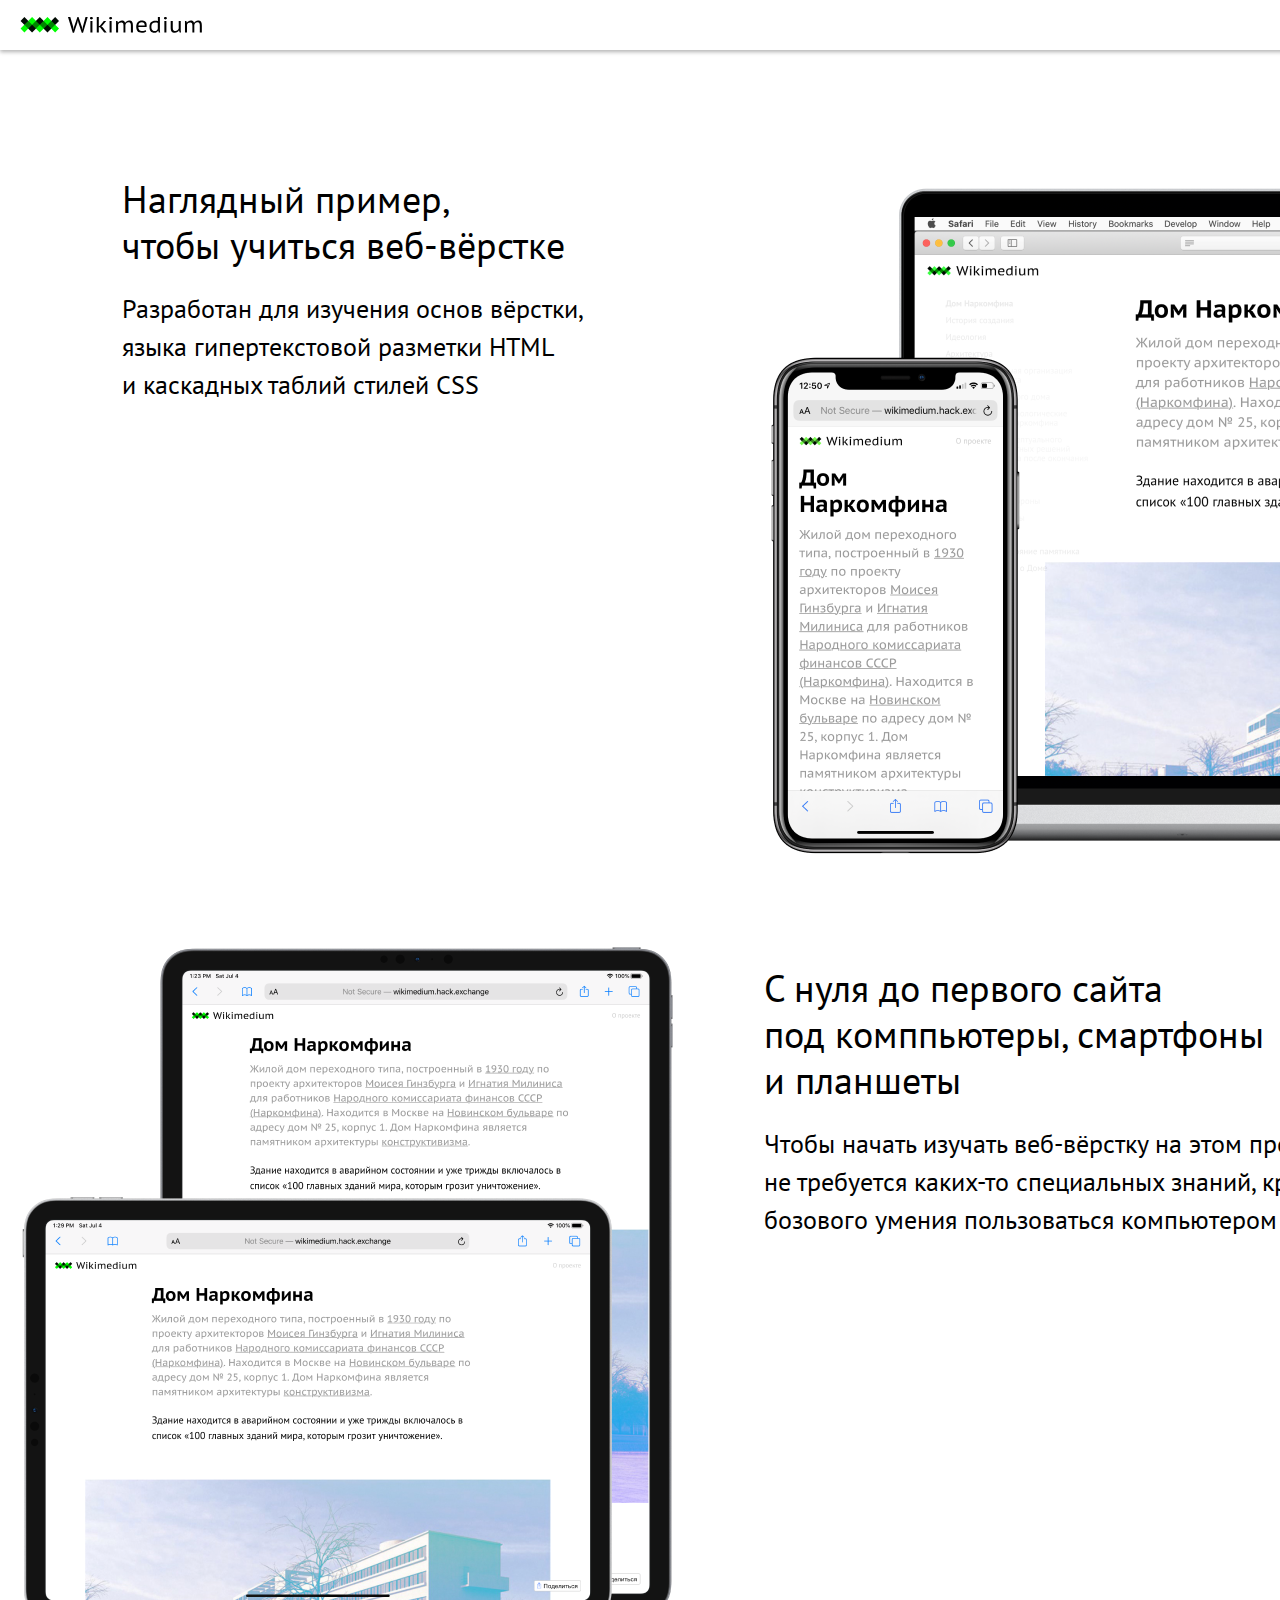
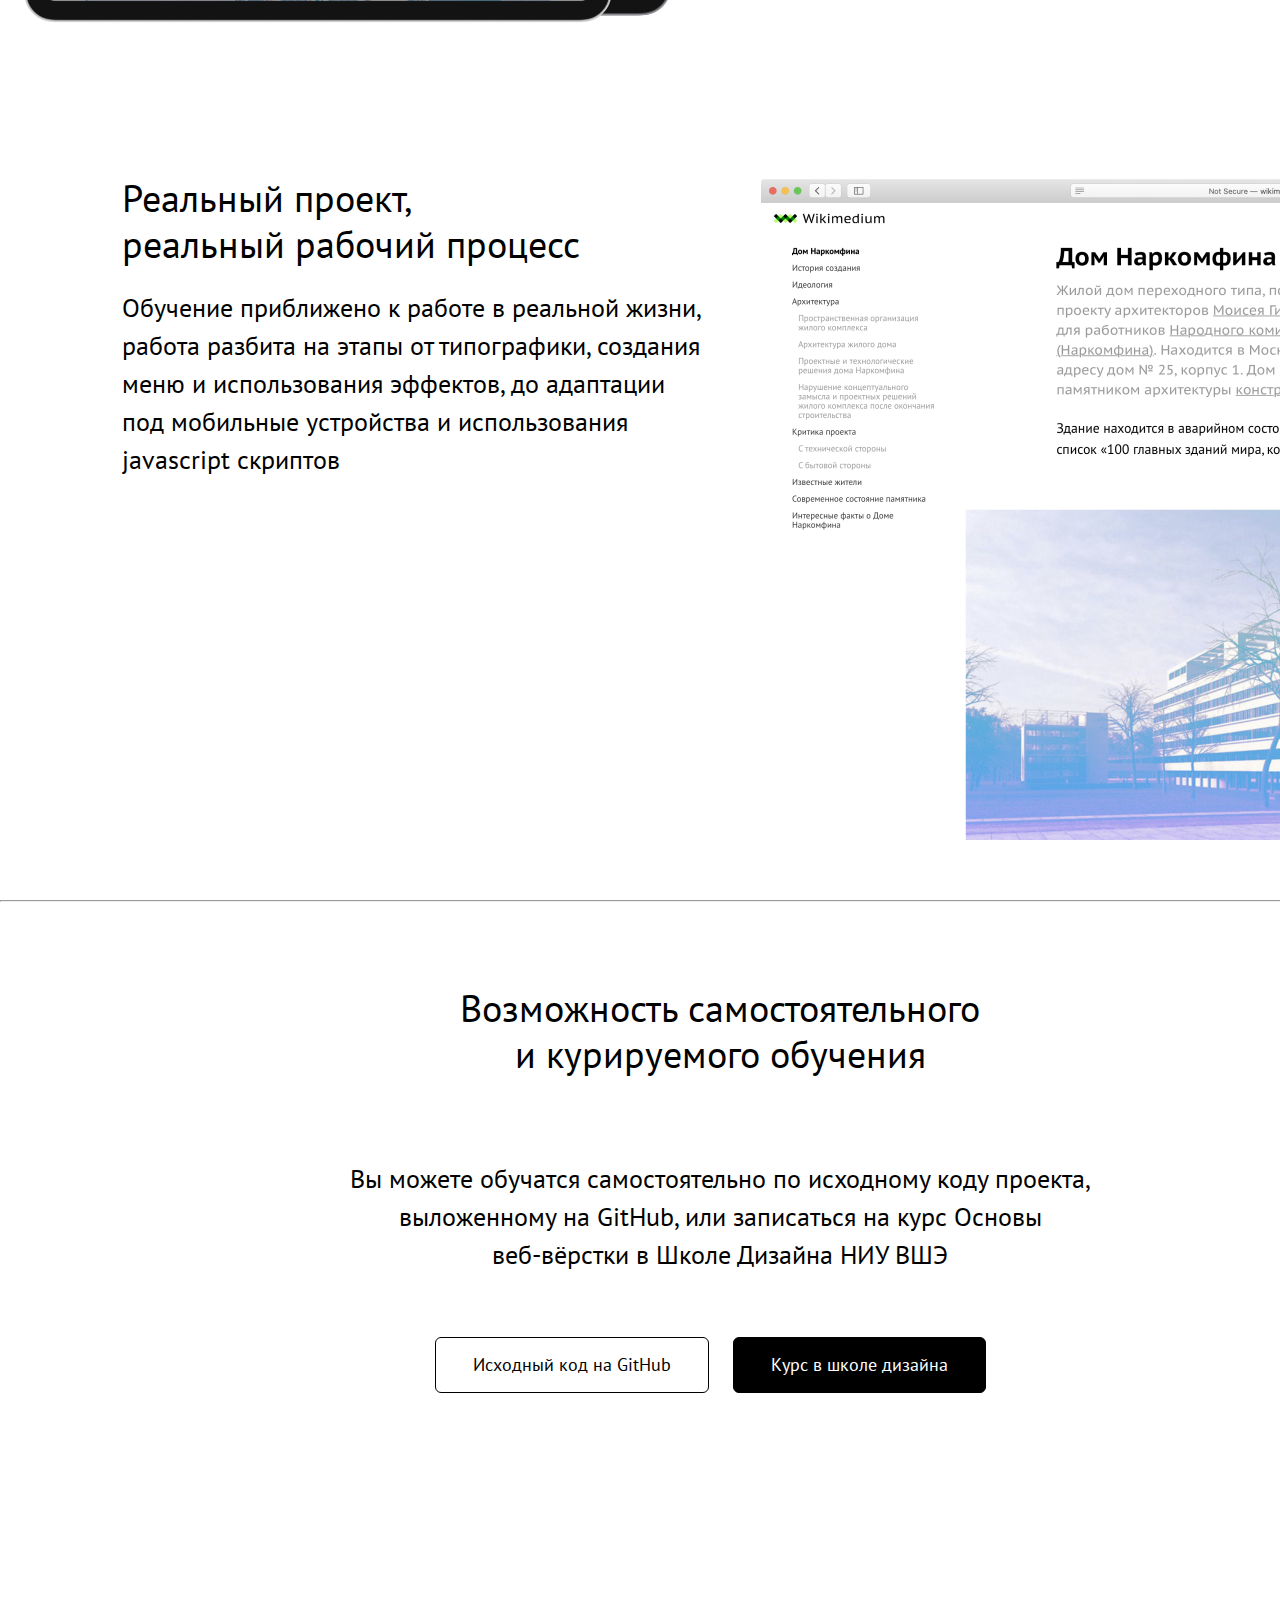
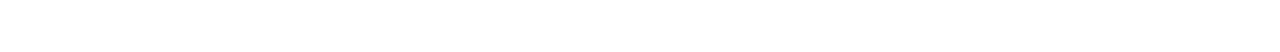
<file: about.html>
<!DOCTYPE html>
<html lang="en" dir="ltr">
  <head>
    <meta charset="utf-8">
    <meta name="viewport" content="width=device-width">
    <link rel="icon" type="image/x-icon" href="images/favicon.ico" />
    <link rel="icon" type="image/png" href="images/favicon.png" />
    <title>О проекте</title>
    <link rel="stylesheet" href="stylesheets/style.css">
    <!-- <style media="screen">
      html {
        background: grey;
        display: block;
        height: 100%;
      }
      body {
        width: 1440px;
        height: 3252px;
        display: block;
        margin: 0 auto;
        position: relative;
        background: white;
      }
      body::before {
        content: " " ;
        position: absolute;
        top: 0;
        left: 0;
        width: 100%;
        height: 100%;
        background: url(images/1440.jpg);
        opacity: .2;
      }
    </style> -->
  </head>
  <body>
   <div class="all_about">
    <!-- шапка -->
    <div class="menubar">
      <a href="index.html"><img src="images/logo.svg" alt=""></a>
      <a href="about.html">О проекте</a>
    </div>
    <!-- блоки -->
    <!-- блок1 -->
    <section>
      <div>
        <h2>Наглядный пример, <br> чтобы учиться веб-вёрстке</h2>
        <p>Разработан для изучения основ вёрстки, <br> языка гипертекстовой разметки HTML <br> и каскадных таблий стилей CSS </p>
      </div>
      <div>
        <img src="images/about1.png" alt="">
      </div>
    </section>
    <!-- блок 2 -->
    <section>
      <div>
        <img src="images/about2.png" alt="">
      </div>
      <div>
        <h2>С нуля до первого сайта<br>под комппьютеры, смартфоны<br>и планшеты</h2>
        <p>Чтобы начать изучать веб-вёрстку на этом проекте, <br> не требуется каких-то специальных знаний, кроме
          <br>бозового умения пользоваться компьютером</p>
      </div>
    </section>
    <!-- блок3 -->
    <section>
      <div>
        <h2>Реальный проект,<br>реальный рабочий процесс</h2>
        <p>Обучение приближено к работе в реальной жизни,<br> работа разбита на этапы от типографики, создания
          <br>меню и использования эффектов, до адаптации<br>под мобильные устройства и использования
          <br>javascript скриптов</p>
      </div>
      <div>
        <img src="images/about3.png" alt="">
      </div>
    </section>
    <!-- нижний блок -->
    <hr>
    <section class="bottom_block">
      <h2>Возможность самостоятельного<br>
        и курируемого обучения</h2>
      <p>Вы можете обучатся самостоятельно по исходному коду проекта,
        <br>выложенному на GitHub, или записаться на курс Основы
        <br>веб-вёрстки в Школе Дизайна НИУ ВШЭ
        </p>
        <a target="_blank"href="https://github.com/liubidashu/wikimedium">Исходный код на GitHub</a>
        <a class="btn" target="_blank"href="https://design.hse.ru/ba/programming?ysclid=l8yrdgg1mw484080391">Курс в школе дизайна</a>
    </section>
  </div>
  </body>
</html>
</file>
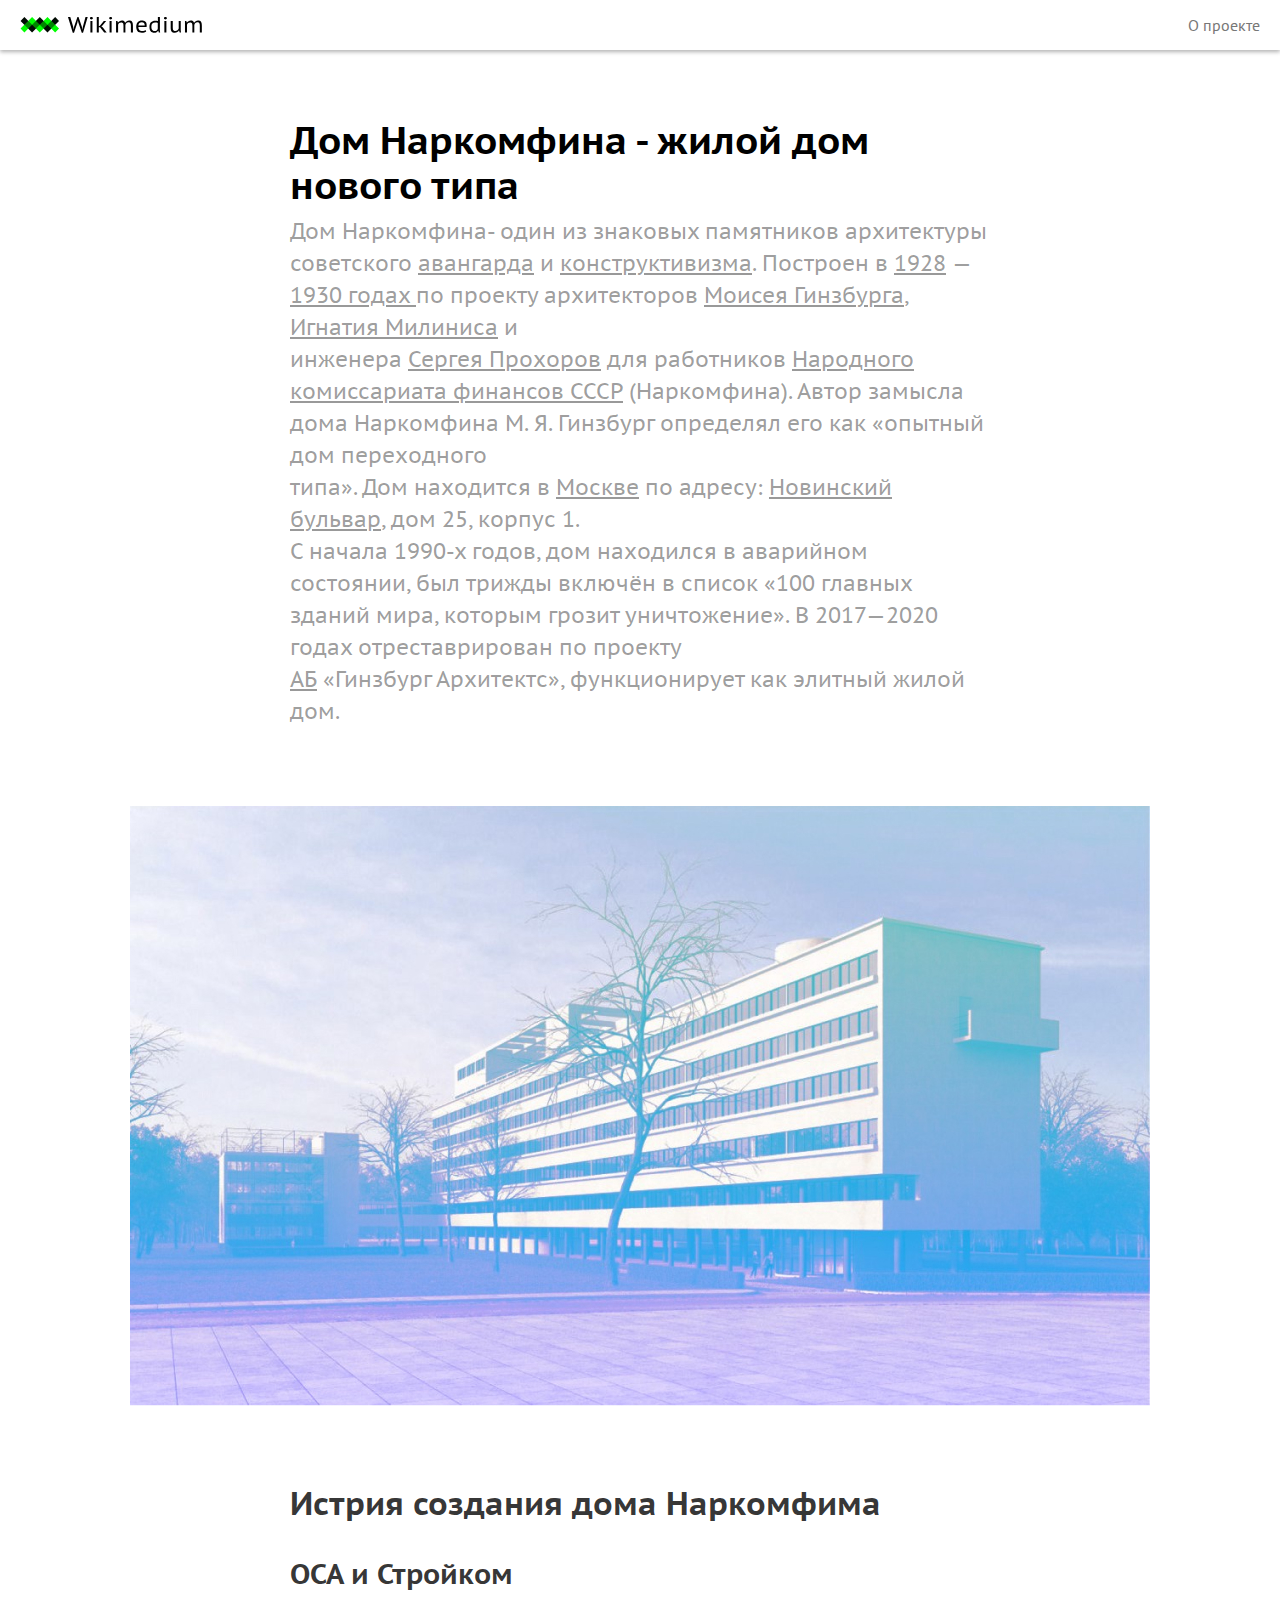
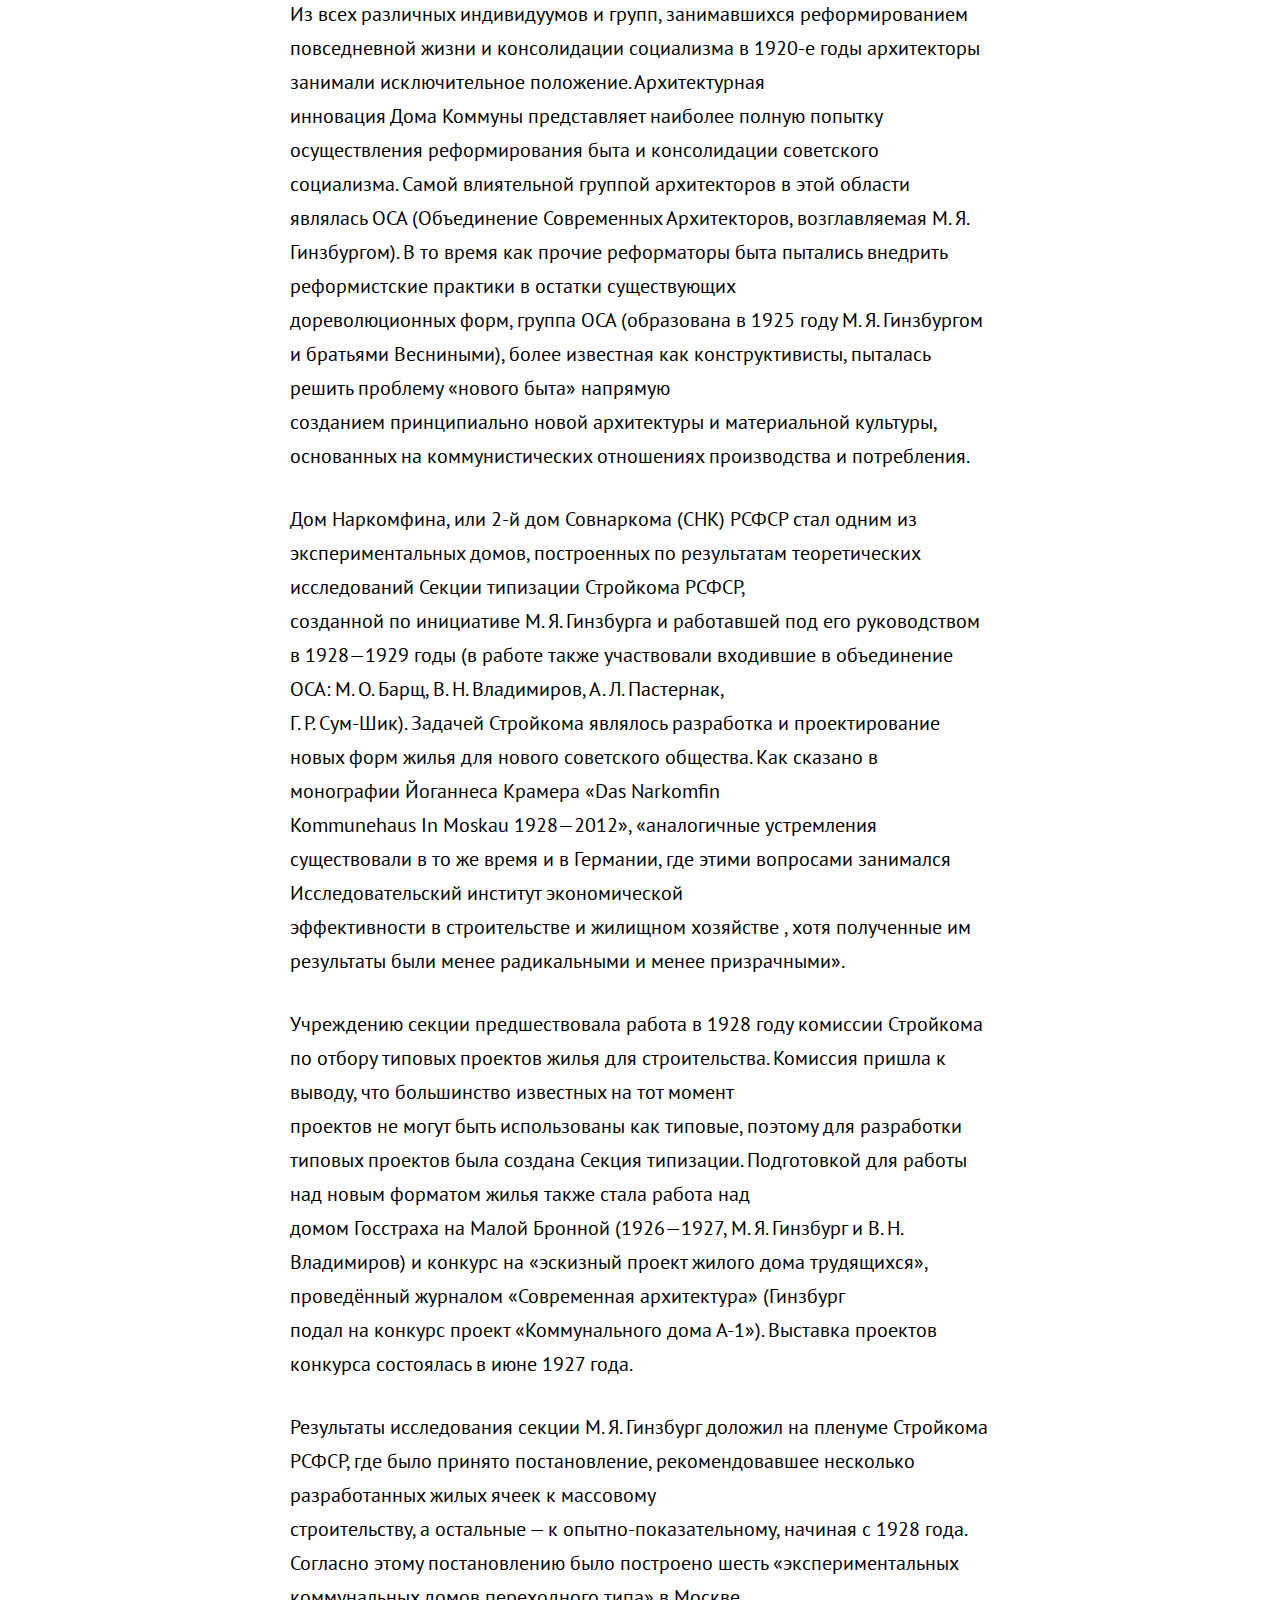
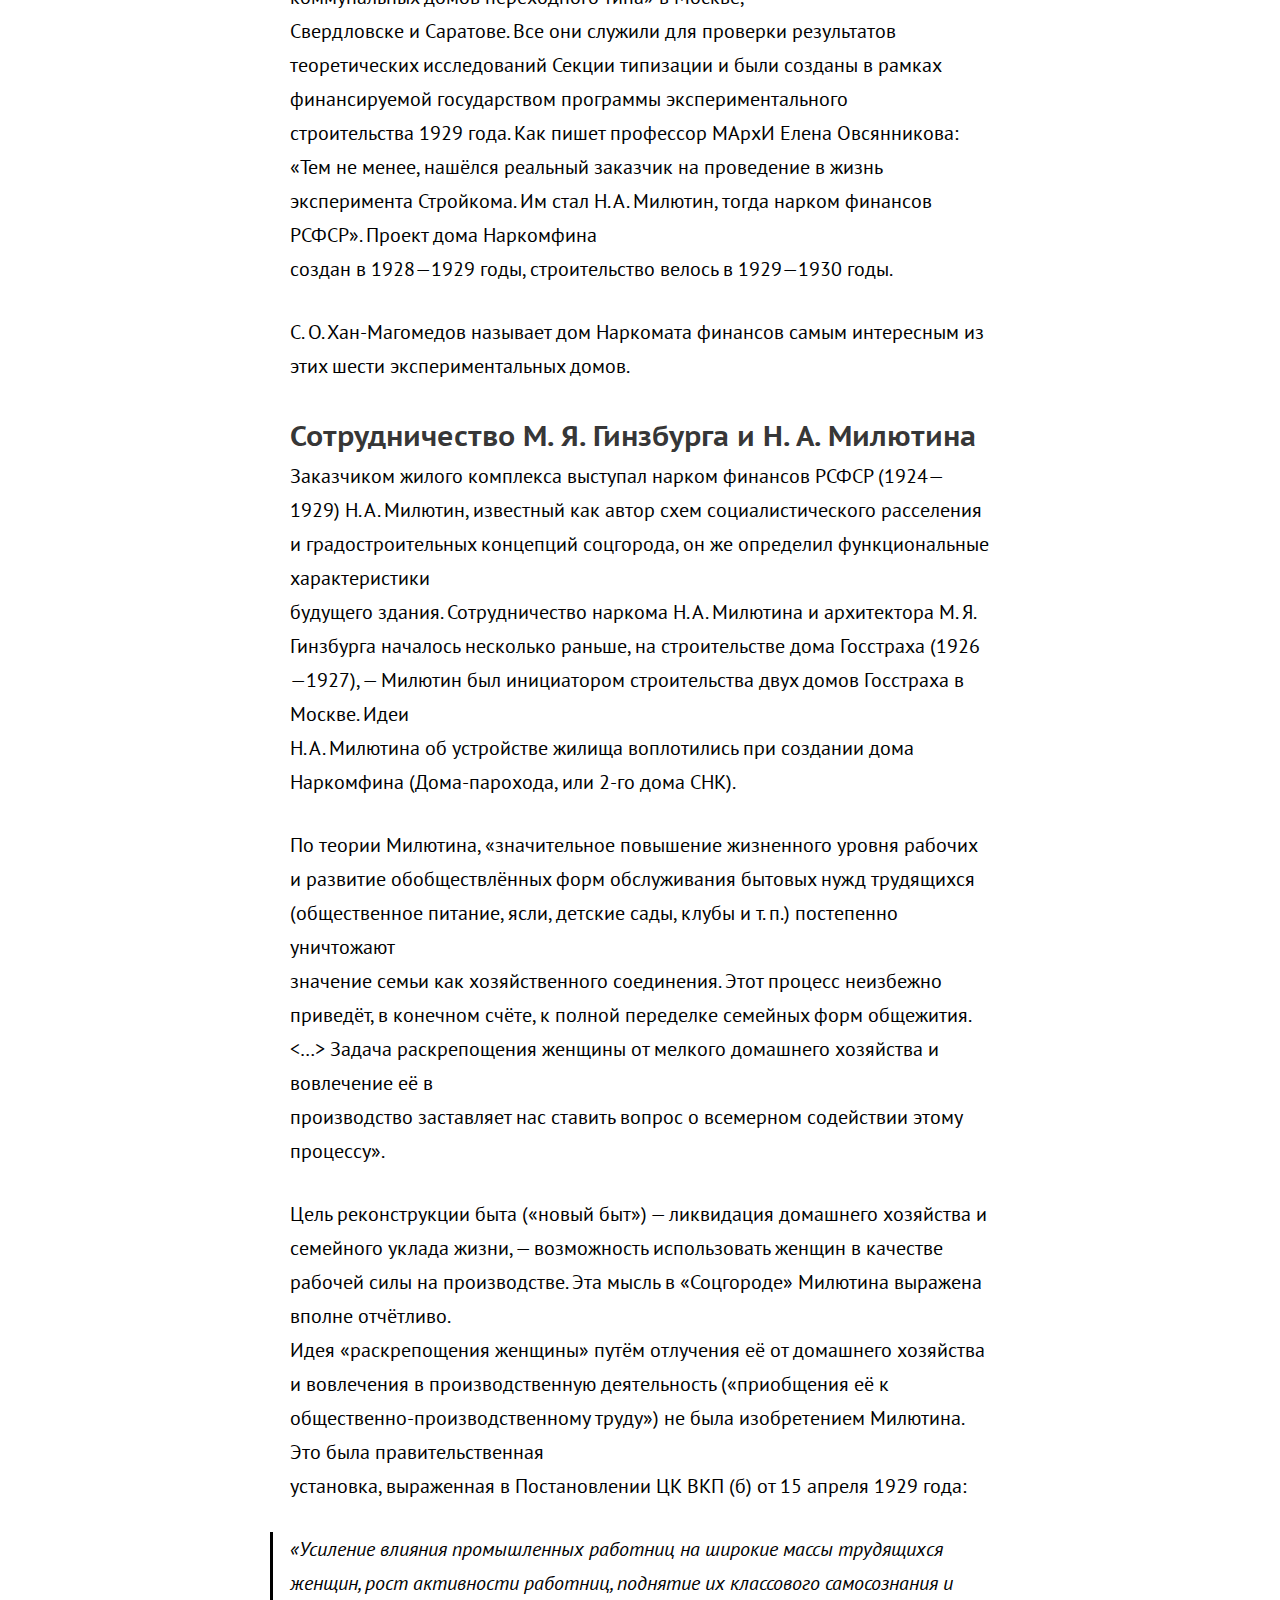
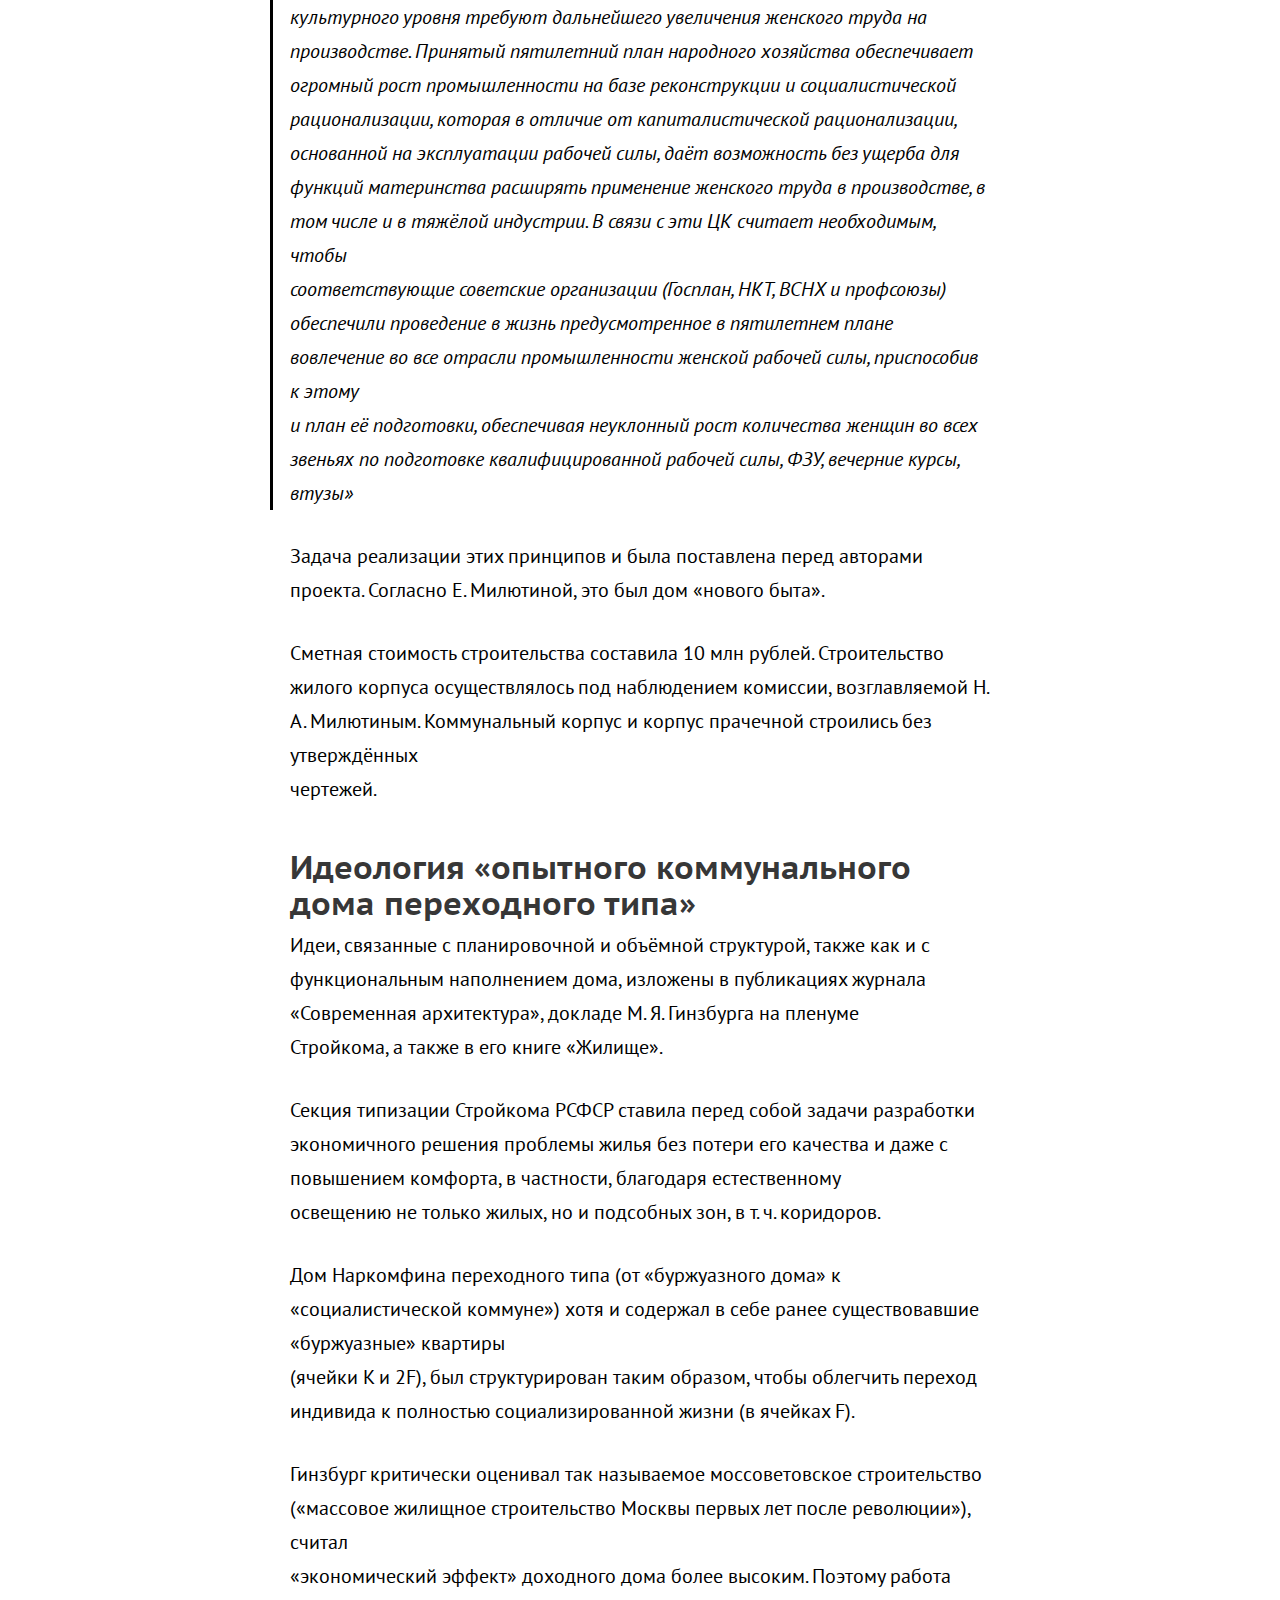
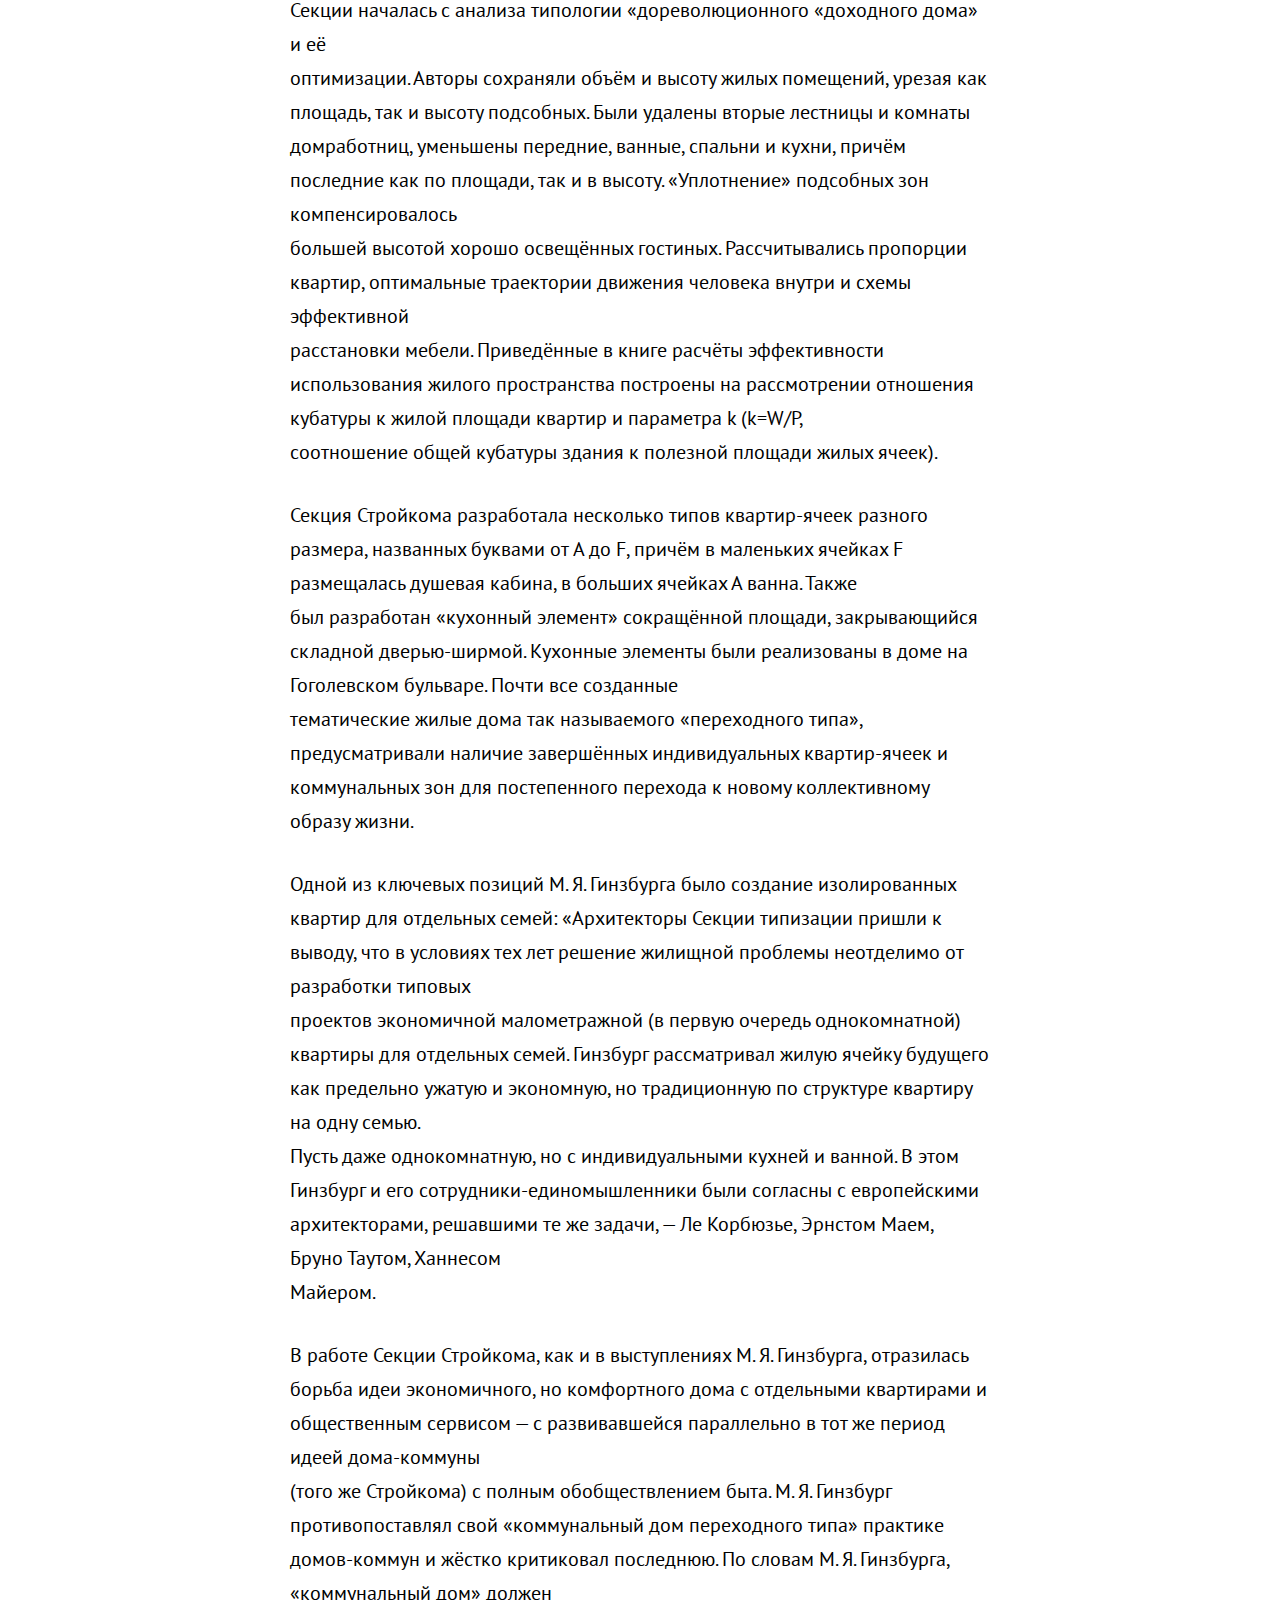
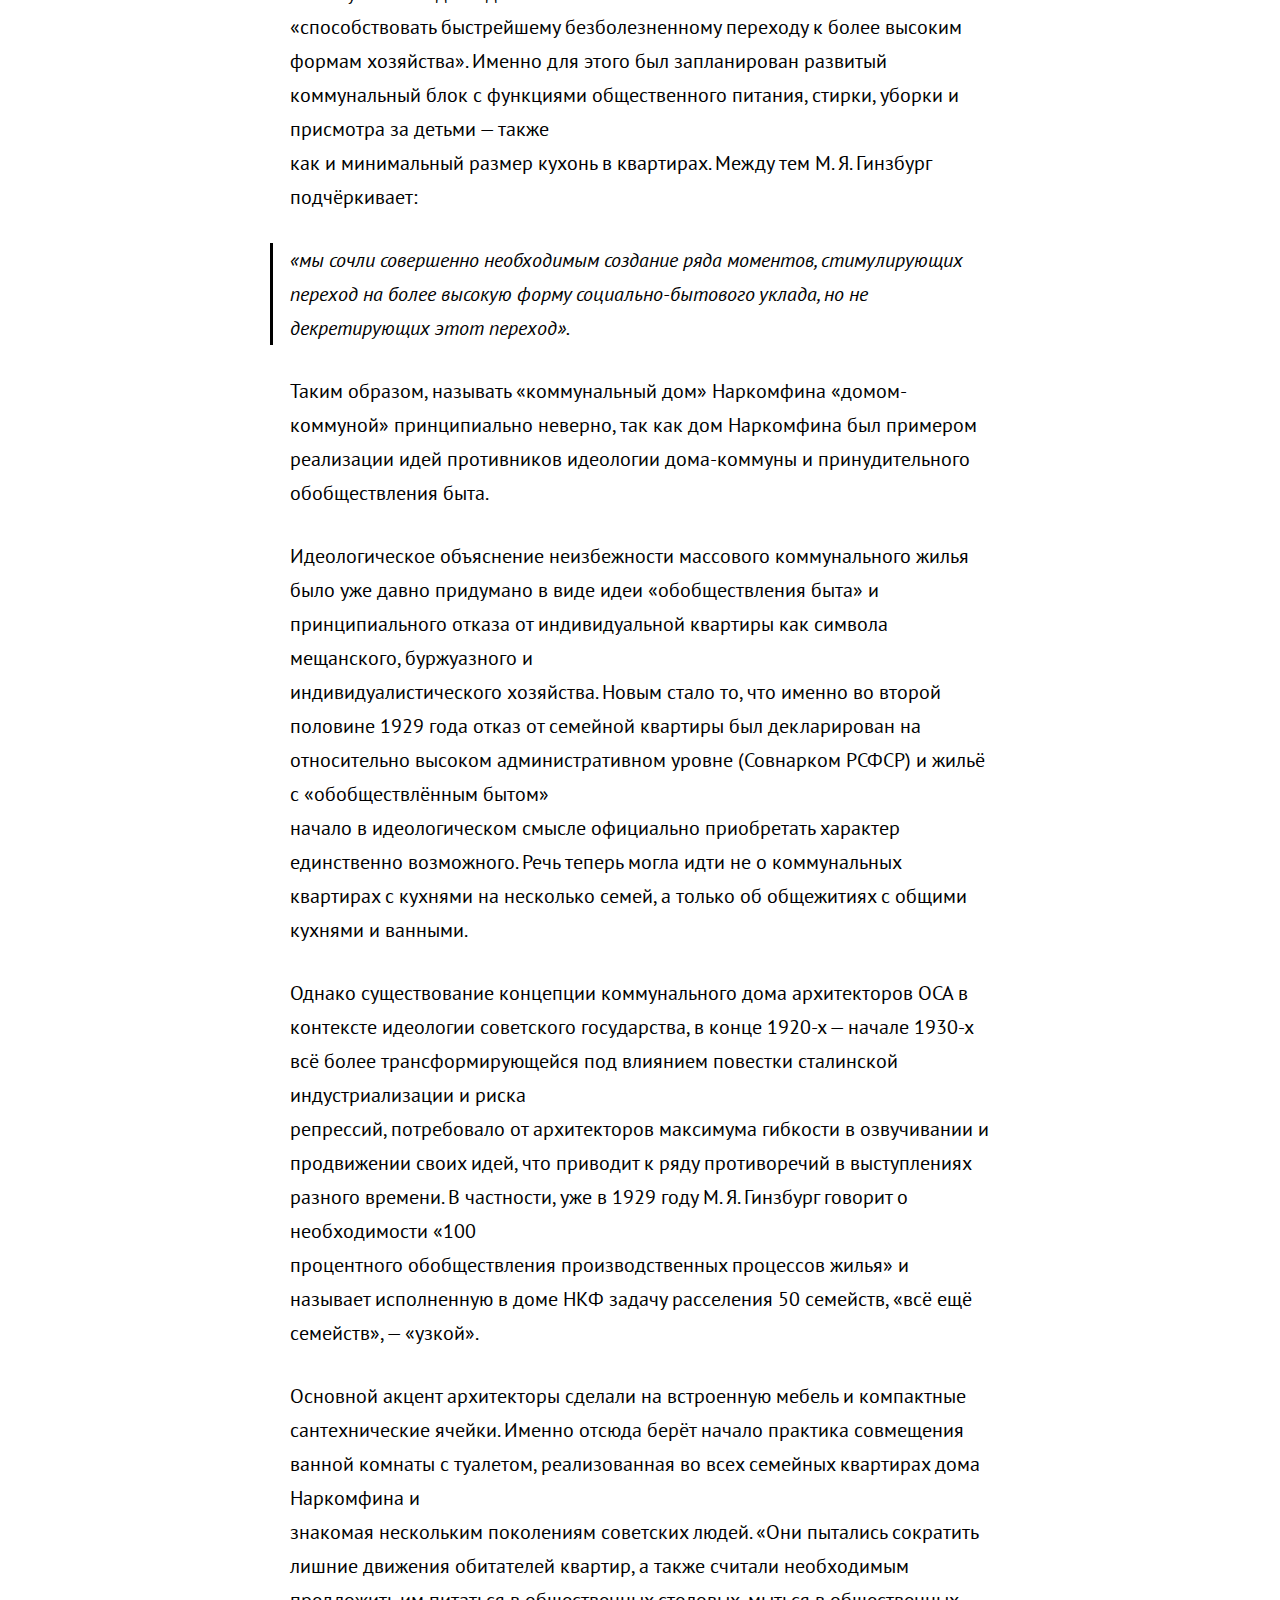
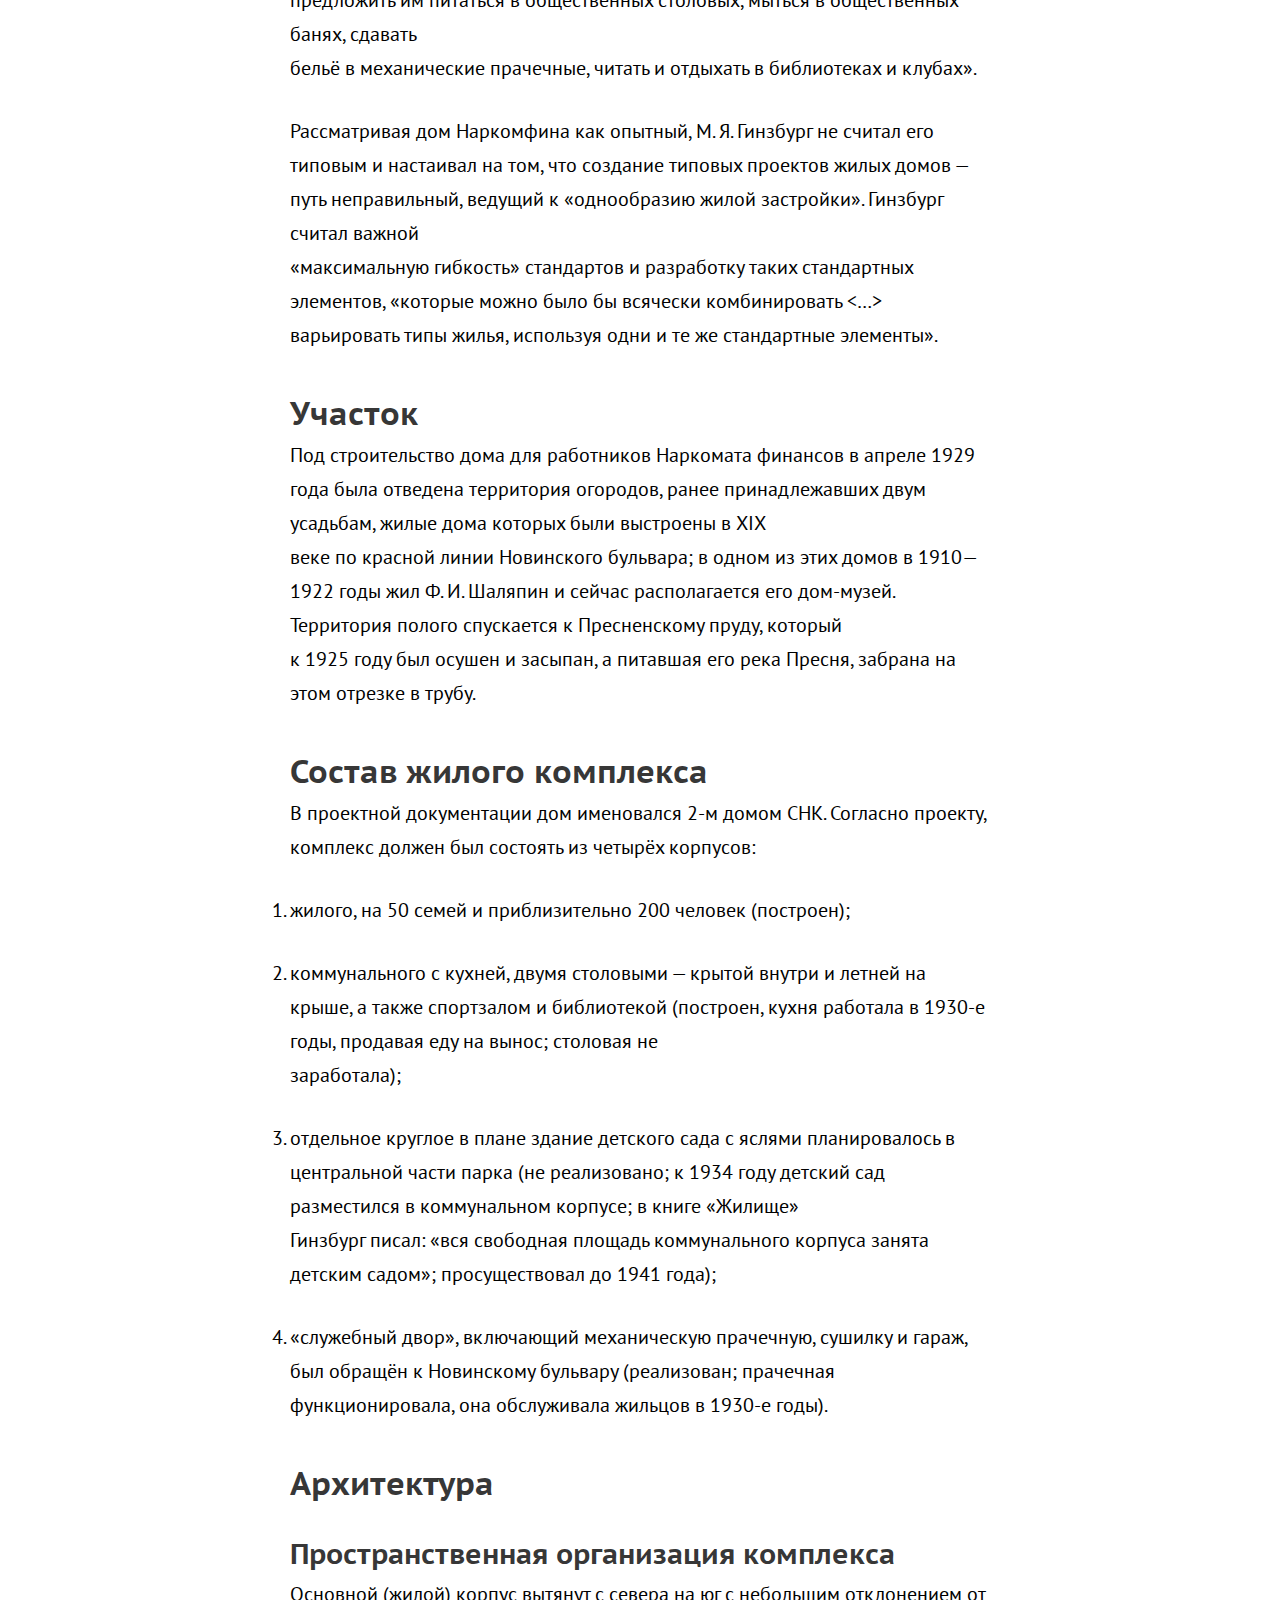
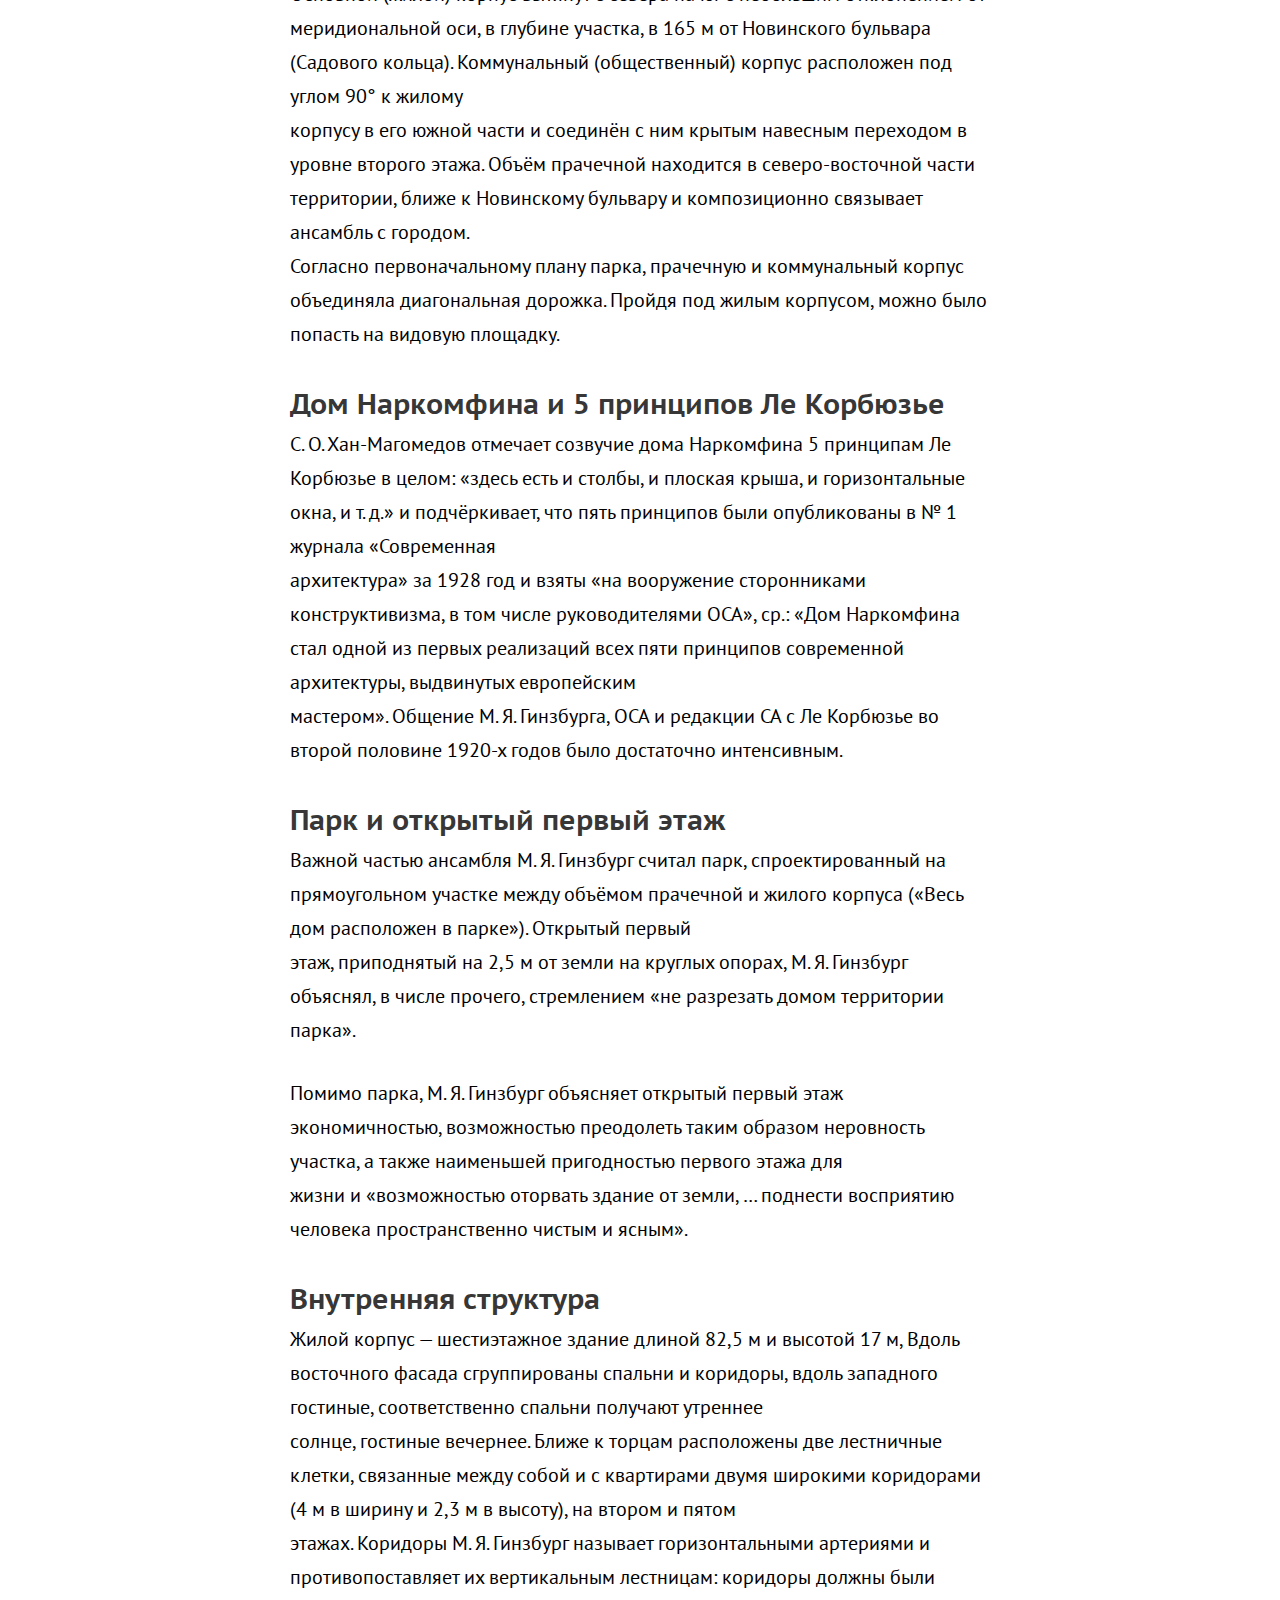
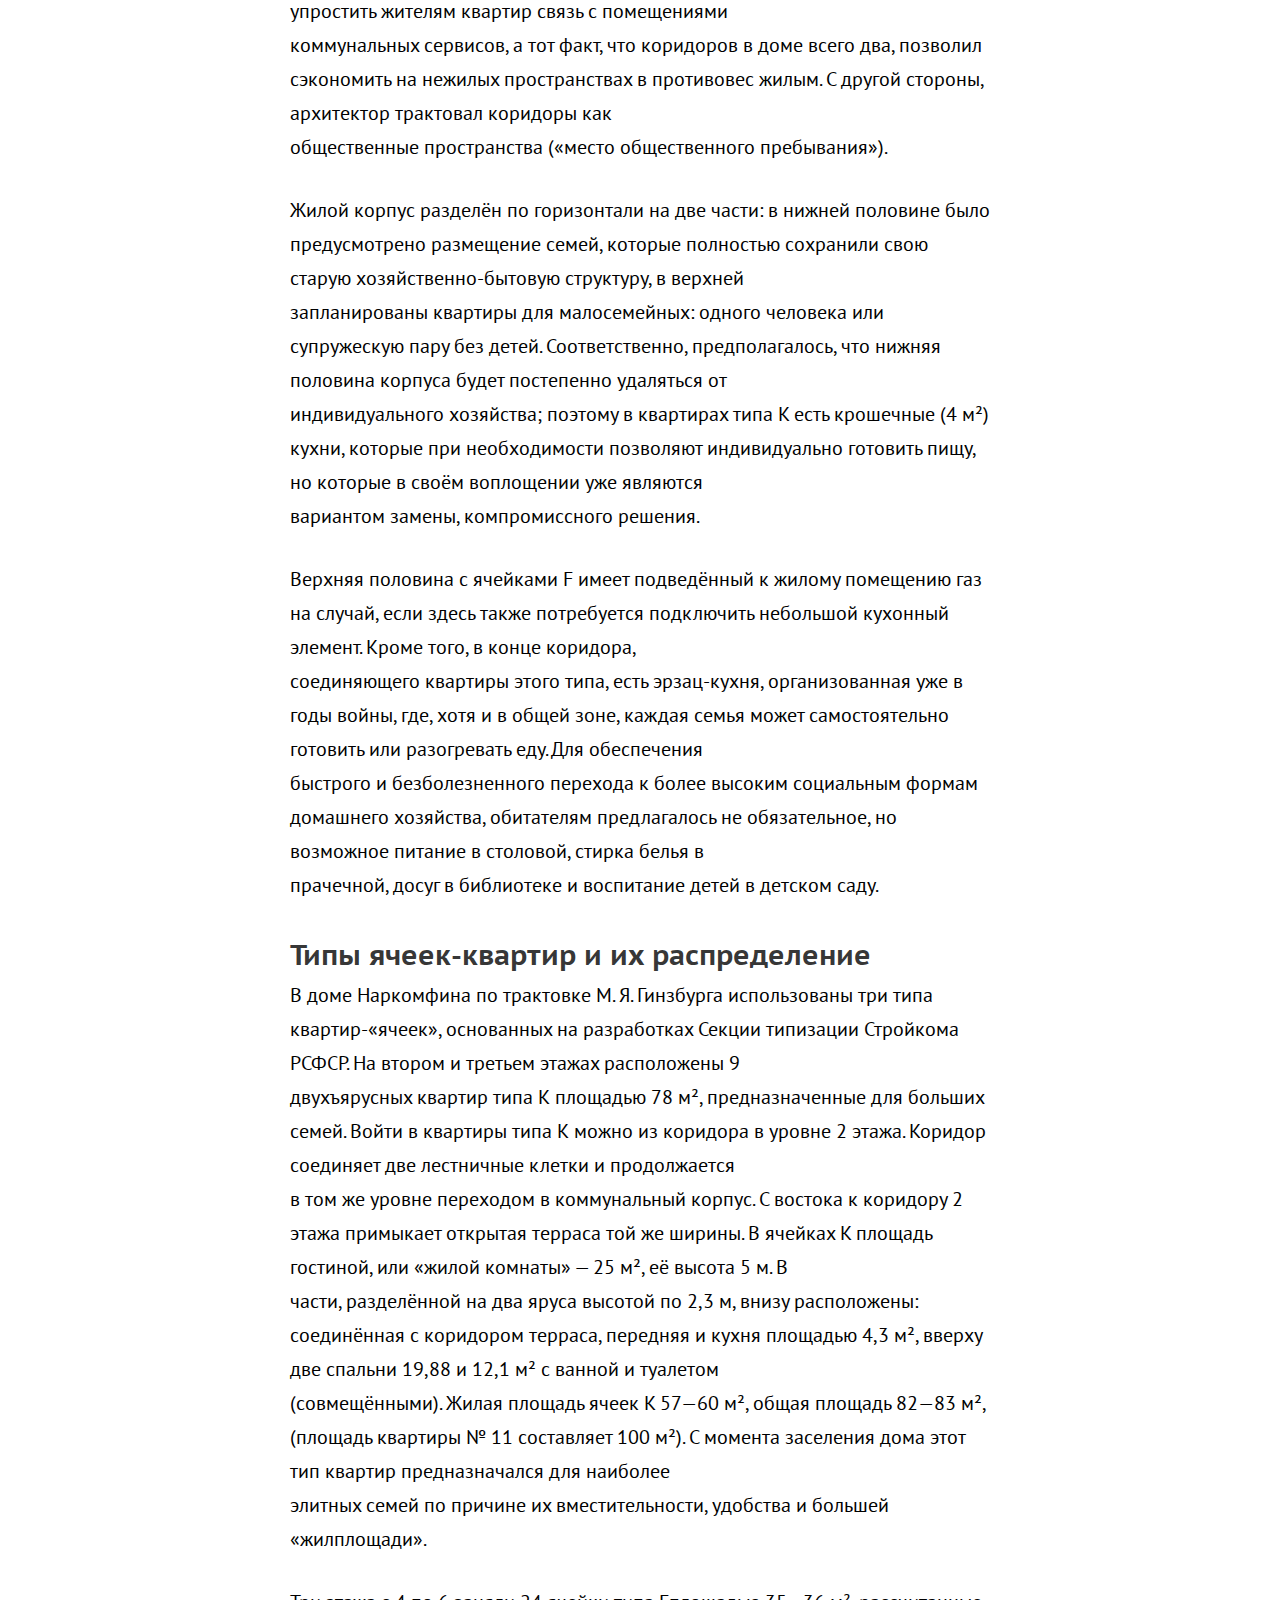
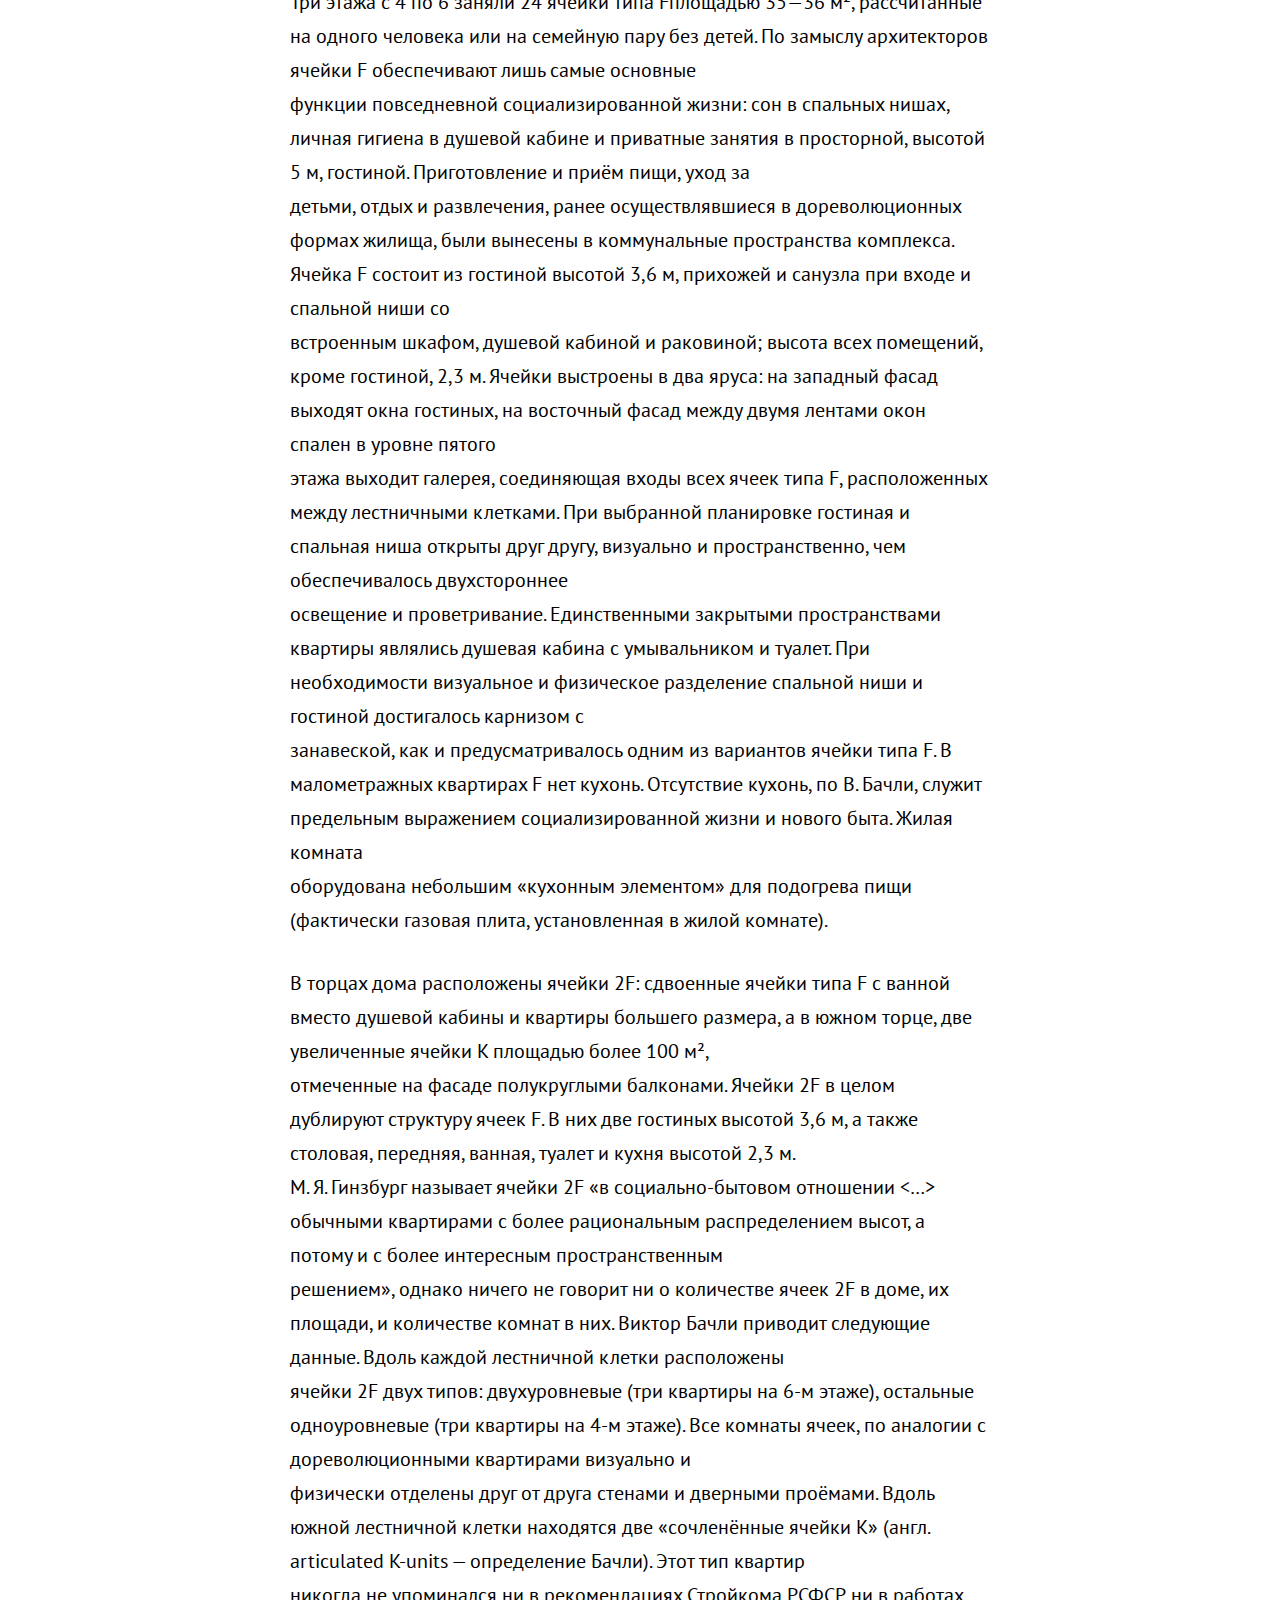
<file: narkomfin.html>
<!DOCTYPE html>
<html lang="en" dir="ltr">
  <head>
    <meta charset="utf-8">
    <meta name="viewport" content="width=device-width">
    <link rel="icon" type="image/x-icon" href="images/favicon.ico" />
    <link rel="icon" type="image/png" href="images/favicon.png" />
    <title>Дом Наркомфина</title>
    <link rel="stylesheet" href="stylesheets/style.css">
    <script src="javascripts/jquery-3.6.1.js" charset="utf-8"></script>
  </head>
  <body>
    <div class="menubar">
      <a href="index.html"><img src="images/logo.svg" alt=""></a>
      <a href="about.html">О проекте</a>
    </div>
    <nav class="sidebar">
      <ul>
        <li><a href="#s1">Дом Наркомфина - жилой дом нового типа</a></li>
        <li><a href="#1">1 История создания дома Наркомфина</a></li>
        <ul>
        <li><a href="#1_1">1.1 ОСА и Стройком</a></li>
        <li><a href="#1_2">1.2 Сотрудничество М. Я. Гинзбурга и Н. А. Милютина</a></li>
        </ul>
        <li><a href="#2">2 Идеология "опытного коммунального дома переходного типа" </a></li>
        <li><a href="#3">3 Участок</a></li>
        <li><a href="#4">4 Состав жилого комплекса</a></li>
        <li><a href="#5">5 Архитектура</a></li>
        <ul>
        <li><a href="#5_1">5.1 Пространственная организация комплекса</a></li>
        <li><a href="#5_2">5.2 Дом Наркомфина и 5 принципов Ле Корбюзье</a></li>
        <li><a href="#5_3"> 5.3 Конструкции и материалы</a></li>
        <li><a href="#5_4">5.4 Интерьеры</a></li>
        </ul>
        <li><a href="#6">6 Критика проекта</a></li>
        <ul>
        <li><a href="#6_1">6.1 С технической стороны</a></li>
        <li><a href="#6_2">6.2 С бытовой стороны</a></li>
        </ul>
        <li><a href="#7">7 История эксплуатации и проект реставрации</a></li>
        <ul>
        <li><a href="#7_1">7.1 Развитие городского окружения</a></li>
        <li><a href="#7_2">7.2 Перестройки</a></li>
        <li><a href="#7_3">7.3 Причины ветхости дома</a></li>
        <li><a href="#7_4">7.4 Новейшая история дома и реставрация</a></li>
        </ul>
        <li><a href="#8">8 Значение проекта в исторической перспективе</a></li>
        <li><a href="#9">9 Реальная жизнь в доме Наркомфина</a></li>
        <ul>
        <li><a href="#9_1">9.1 Известные жители</a></li>
        </ul>
      </ul>
    </nav>
    <article>
          <h1 id="s1">Дом Наркомфина - жилой дом
            <br> нового типа
          </h1>
          <p> <strong>Дом Наркомфина</strong>- один из знаковых памятников архитектуры советского
            <a href="https://ru.wikipedia.org/wiki/%D0%90%D0%B2%D0%B0%D0%BD%D0%B3%D0%B0%D1%80%D0%B4_(%D0%B8%D1%81%D0%BA%D1%83%D1%81%D1%81%D1%82%D0%B2%D0%BE)">авангарда</a> и <a href="https://ru.wikipedia.org/wiki/%D0%9A%D0%BE%D0%BD%D1%81%D1%82%D1%80%D1%83%D0%BA%D1%82%D0%B8%D0%B2%D0%B8%D0%B7%D0%BC_(%D0%B8%D1%81%D0%BA%D1%83%D1%81%D1%81%D1%82%D0%B2%D0%BE)">конструктивизма</a>. Построен в <a href="https://ru.wikipedia.org/wiki/1928_%D0%B3%D0%BE%D0%B4">1928</a> — <a href="https://ru.wikipedia.org/wiki/1930_%D0%B3%D0%BE%D0%B4">1930 годах </a> по проекту архитекторов <a href="https://ru.wikipedia.org/wiki/%D0%93%D0%B8%D0%BD%D0%B7%D0%B1%D1%83%D1%80%D0%B3,_%D0%9C%D0%BE%D0%B8%D1%81%D0%B5%D0%B9_%D0%AF%D0%BA%D0%BE%D0%B2%D0%BB%D0%B5%D0%B2%D0%B8%D1%87">Моисея Гинзбурга</a>, <a href="https://ru.wikipedia.org/wiki/%D0%9C%D0%B8%D0%BB%D0%B8%D0%BD%D0%B8%D1%81,_%D0%98%D0%B3%D0%BD%D0%B0%D1%82%D0%B8%D0%B9_%D0%A4%D1%80%D0%B0%D0%BD%D1%86%D0%B5%D0%B2%D0%B8%D1%87">Игнатия Милиниса</a> и
            <br>инженера <a href="https://ru.wikipedia.org/wiki/%D0%9F%D1%80%D0%BE%D1%85%D0%BE%D1%80%D0%BE%D0%B2,_%D0%A1%D0%B5%D1%80%D0%B3%D0%B5%D0%B9_%D0%9B%D1%8C%D0%B2%D0%BE%D0%B2%D0%B8%D1%87">Сергея Прохоров</a> для работников <a href="https://ru.wikipedia.org/wiki/%D0%9D%D0%B0%D1%80%D0%BE%D0%B4%D0%BD%D1%8B%D0%B9_%D0%BA%D0%BE%D0%BC%D0%B8%D1%81%D1%81%D0%B0%D1%80%D0%B8%D0%B0%D1%82_%D1%84%D0%B8%D0%BD%D0%B0%D0%BD%D1%81%D0%BE%D0%B2_%D0%A1%D0%A1%D0%A1%D0%A0">Народного комиссариата финансов СССР</a>  (Наркомфина). Автор замысла дома Наркомфина М. Я. Гинзбург определял его как «опытный дом переходного
            <br>типа». Дом находится в <a href="https://ru.wikipedia.org/wiki/%D0%9C%D0%BE%D1%81%D0%BA%D0%B2%D0%B0">Москве</a> по адресу: <a href="https://ru.wikipedia.org/wiki/%D0%9D%D0%BE%D0%B2%D0%B8%D0%BD%D1%81%D0%BA%D0%B8%D0%B9_%D0%B1%D1%83%D0%BB%D1%8C%D0%B2%D0%B0%D1%80">Новинский бульвар</a>, дом 25, корпус 1.
            <br>С начала 1990-х годов, дом находился в аварийном состоянии, был трижды включён в список «100 главных зданий мира, которым грозит уничтожение». В 2017—2020 годах отреставрирован по проекту
            <br> <a href="https://ru.wikipedia.org/wiki/%D0%90%D1%80%D1%85%D0%B8%D1%82%D0%B5%D0%BA%D1%82%D1%83%D1%80%D0%BD%D0%BE%D0%B5_%D0%B1%D1%8E%D1%80%D0%BE">АБ</a> «Гинзбург Архитектс», функционирует как элитный жилой дом.
          </p>
           <img src="images/narkomfin.jpg" alt="">
          <h2 id="1">Истрия создания дома Наркомфима</h2>
          <h3 id="1_1"><strong>ОСА и Стройком</strong></h3>
          <p>Из всех различных индивидуумов и групп, занимавшихся реформированием повседневной жизни и консолидации социализма в 1920-е годы архитекторы занимали исключительное положение. Архитектурная
              <br> инновация Дома Коммуны представляет наиболее полную попытку осуществления реформирования быта и консолидации советского социализма. Самой влиятельной группой архитекторов в этой области
              <br> являлась ОСА (Объединение Современных Архитекторов, возглавляемая М. Я. Гинзбургом). В то время как прочие реформаторы быта пытались внедрить реформистские практики в остатки существующих
              <br>дореволюционных форм, группа ОСА (образована в 1925 году М. Я. Гинзбургом и братьями Весниными), более известная как конструктивисты, пыталась решить проблему «нового быта» напрямую
              <br> созданием принципиально новой архитектуры и материальной культуры, основанных на коммунистических отношениях производства и потребления.
          </p>
          <p>Дом Наркомфина, или 2-й дом Совнаркома (СНК) РСФСР стал одним из экспериментальных домов, построенных по результатам теоретических исследований Секции типизации Стройкома РСФСР,
              <br>созданной по инициативе М. Я. Гинзбурга и работавшей под его руководством в 1928—1929 годы (в работе также участвовали входившие в объединение ОСА: М. О. Барщ, В. Н. Владимиров, А. Л. Пастернак,
              <br> Г. Р. Сум-Шик). Задачей Стройкома являлось разработка и проектирование новых форм жилья для нового советского общества. Как сказано в монографии Йоганнеса Крамера «Das Narkomfin
              <br> Kommunehaus In Moskau 1928—2012», <em>«аналогичные устремления существовали в то же время и в Германии, где этими вопросами занимался Исследовательский институт экономической
              <br> эффективности в строительстве и жилищном хозяйстве , хотя полученные им результаты были менее радикальными и менее призрачными».</em>
          </p>
          <p>Учреждению секции предшествовала работа в 1928 году комиссии Стройкома по отбору типовых проектов жилья для строительства. Комиссия пришла к выводу, что большинство известных на тот момент
              <br> проектов не могут быть использованы как типовые, поэтому для разработки типовых проектов была создана Секция типизации. Подготовкой для работы над новым форматом жилья также стала работа над
              <br>домом Госстраха на Малой Бронной (1926—1927, М. Я. Гинзбург и В. Н. Владимиров) и конкурс на «эскизный проект жилого дома трудящихся», проведённый журналом «Современная архитектура» (Гинзбург
              <br> подал на конкурс проект «Коммунального дома А-1»). Выставка проектов конкурса состоялась в июне 1927 года.
          </p>
          <p>Результаты исследования секции М. Я. Гинзбург доложил на пленуме Стройкома РСФСР, где было принято постановление, рекомендовавшее несколько разработанных жилых ячеек к массовому
              <br> строительству, а остальные — к опытно-показательному, начиная с 1928 года. Согласно этому постановлению было построено шесть «экспериментальных коммунальных домов переходного типа» в Москве,
              <br> Свердловске и Саратове. Все они служили для проверки результатов теоретических исследований Секции типизации и были созданы в рамках финансируемой государством программы экспериментального
              <br> строительства 1929 года. Как пишет профессор МАрхИ Елена Овсянникова: «Тем не менее, нашёлся реальный заказчик на проведение в жизнь эксперимента Стройкома. Им стал Н. А. Милютин, тогда нарком финансов РСФСР». Проект дома Наркомфина
              <br>создан в 1928—1929 годы, строительство велось в 1929—1930 годы.
          </p>
          <p>С. О. Хан-Магомедов называет дом Наркомата финансов самым интересным из этих шести экспериментальных домов.</p>
          <h3 id="1_2">Сотрудничество М. Я. Гинзбурга и Н. А. Милютина</h3>
          <p>Заказчиком жилого комплекса выступал нарком финансов РСФСР (1924—1929) Н. А. Милютин, известный как автор схем социалистического расселения и градостроительных концепций соцгорода, он же определил функциональные характеристики
              <br>будущего здания. Сотрудничество наркома Н. А. Милютина и архитектора М. Я. Гинзбурга началось несколько раньше, на строительстве дома Госстраха (1926—1927), — Милютин был инициатором строительства двух домов Госстраха в Москве. Идеи
              <br> Н. А. Милютина об устройстве жилища воплотились при создании дома Наркомфина (Дома-парохода, или 2-го дома СНК).
          </p>
          <p>По теории Милютина, <em>«значительное повышение жизненного уровня рабочих и развитие обобществлённых форм обслуживания бытовых нужд трудящихся (общественное питание, ясли, детские сады, клубы и т. п.) постепенно уничтожают
              <br> значение семьи как хозяйственного соединения. Этот процесс неизбежно приведёт, в конечном счёте, к полной переделке семейных форм общежития. <…> Задача раскрепощения женщины от мелкого домашнего хозяйства и вовлечение её в
              <br> производство заставляет нас ставить вопрос о всемерном содействии этому процессу»</em>.
          </p>
          <p>Цель реконструкции быта <em>(«новый быт»)</em> — ликвидация домашнего хозяйства и семейного уклада жизни, — возможность использовать женщин в качестве рабочей силы на производстве. Эта мысль в «Соцгороде» Милютина выражена вполне отчётливо.
              <br> Идея «раскрепощения женщины» путём отлучения её от домашнего хозяйства и вовлечения в производственную деятельность («приобщения её к общественно-производственному труду») не была изобретением Милютина. Это была правительственная
              <br> установка, выраженная в Постановлении ЦК ВКП (б) от 15 апреля 1929 года:
          </p>
               <blockquote cite="http://">«Усиление влияния промышленных работниц на широкие массы трудящихся женщин, рост активности работниц, поднятие их классового самосознания и культурного уровня требуют дальнейшего увеличения женского труда на
                <br>производстве. Принятый пятилетний план народного хозяйства обеспечивает огромный рост промышленности на базе реконструкции и социалистической рационализации, которая в отличие от капиталистической рационализации,
                <br>основанной на эксплуатации рабочей силы, даёт возможность без ущерба для функций материнства расширять применение женского труда в производстве, в том числе и в тяжёлой индустрии. В связи с эти ЦК считает необходимым, чтобы
                <br> соответствующие советские организации (Госплан, НКТ, ВСНХ и профсоюзы) обеспечили проведение в жизнь предусмотренное в пятилетнем плане вовлечение во все отрасли промышленности женской рабочей силы, приспособив к этому
                <br> и план её подготовки, обеспечивая неуклонный рост количества женщин во всех звеньях по подготовке квалифицированной рабочей силы, ФЗУ, вечерние курсы, втузы»
              </blockquote>
          <p>Задача реализации этих принципов и была поставлена перед авторами проекта. Согласно Е. Милютиной, это был дом «нового быта».</p>
          <p>Сметная стоимость строительства составила 10 млн рублей. Строительство жилого корпуса осуществлялось под наблюдением комиссии, возглавляемой Н. А. Милютиным. Коммунальный корпус и корпус прачечной строились без утверждённых
              <br> чертежей.</p>
         <h2 id="2">Идеология «опытного коммунального дома переходного типа»</h2>
          <p>Идеи, связанные с планировочной и объёмной структурой, также как и с функциональным наполнением дома, изложены в публикациях журнала «Современная архитектура», докладе М. Я. Гинзбурга на пленуме
              <br> Стройкома, а также в его книге «Жилище».
          </p>
          <p>Секция типизации Стройкома РСФСР ставила перед собой задачи разработки экономичного решения проблемы жилья без потери его качества и даже с повышением комфорта, в частности, благодаря естественному
              <br>освещению не только жилых, но и подсобных зон, в т. ч. коридоров.
          </p>
          <p>Дом Наркомфина переходного типа (от «буржуазного дома» к «социалистической коммуне») хотя и содержал в себе ранее существовавшие «буржуазные» квартиры
              <br>(ячейки K и 2F), был структурирован таким образом, чтобы облегчить переход индивида к полностью социализированной жизни (в ячейках F).
          </p>
          <p>Гинзбург критически оценивал так называемое моссоветовское строительство («массовое жилищное строительство Москвы первых лет после революции»), считал
              <br>«экономический эффект» доходного дома более высоким. Поэтому работа Секции началась с анализа типологии «дореволюционного «доходного дома» и её
              <br> оптимизации. Авторы сохраняли объём и высоту жилых помещений, урезая как площадь, так и высоту подсобных. Были удалены вторые лестницы и комнаты
              <br>домработниц, уменьшены передние, ванные, спальни и кухни, причём последние как по площади, так и в высоту. «Уплотнение» подсобных зон компенсировалось
              <br> большей высотой хорошо освещённых гостиных. Рассчитывались пропорции квартир, оптимальные траектории движения человека внутри и схемы эффективной
              <br>расстановки мебели. Приведённые в книге расчёты эффективности использования жилого пространства построены на рассмотрении отношения кубатуры к жилой площади квартир и параметра k (k=W/P,
              <br>соотношение общей кубатуры здания к полезной площади жилых ячеек).
          </p>
          <p>Секция Стройкома разработала несколько типов квартир-ячеек разного размера, названных буквами от A до F, причём в маленьких ячейках F размещалась душевая кабина, в больших ячейках А ванна. Также
              <br> был разработан «кухонный элемент» сокращённой площади, закрывающийся складной дверью-ширмой. Кухонные элементы были реализованы в доме на Гоголевском бульваре. Почти все созданные
              <br> тематические жилые дома так называемого «переходного типа», предусматривали наличие завершённых индивидуальных квартир-ячеек и коммунальных зон для постепенного перехода к новому коллективному образу жизни.
          </p>
          <p>Одной из ключевых позиций М. Я. Гинзбурга было создание изолированных квартир для отдельных семей: «Архитекторы Секции типизации пришли к выводу, что в условиях тех лет решение жилищной проблемы неотделимо от разработки типовых
              <br>проектов экономичной малометражной (в первую очередь однокомнатной) квартиры для отдельных семей. Гинзбург рассматривал жилую ячейку будущего как предельно ужатую и экономную, но традиционную по структуре квартиру на одну семью.
              <br> Пусть даже однокомнатную, но с индивидуальными кухней и ванной. В этом Гинзбург и его сотрудники-единомышленники были согласны с европейскими архитекторами, решавшими те же задачи, — Ле Корбюзье, Эрнстом Маем, Бруно Таутом, Ханнесом
              <br> Майером.
          </p>
          <p>В работе Секции Стройкома, как и в выступлениях М. Я. Гинзбурга, отразилась борьба идеи экономичного, но комфортного дома с отдельными квартирами и общественным сервисом — с развивавшейся параллельно в тот же период идеей дома-коммуны
              <br> (того же Стройкома) с полным обобществлением быта. М. Я. Гинзбург противопоставлял свой «коммунальный дом переходного типа» практике домов-коммун и жёстко критиковал последнюю. По словам М. Я. Гинзбурга, «коммунальный дом» должен
              <br> <em>«способствовать быстрейшему безболезненному переходу к более высоким формам хозяйства»</em>. Именно для этого был запланирован развитый коммунальный блок с функциями общественного питания, стирки, уборки и присмотра за детьми — также
              <br> как и минимальный размер кухонь в квартирах. Между тем М. Я. Гинзбург подчёркивает:
          </p>
              <blockquote cite="http://">
                  <em>«мы сочли совершенно необходимым создание ряда моментов, стимулирующих переход на более высокую форму социально-бытового уклада, но не декретирующих этот переход».</em>
              </blockquote>
          <p>Таким образом, называть «коммунальный дом» Наркомфина «домом-коммуной» принципиально неверно, так как дом Наркомфина был примером реализации идей противников идеологии дома-коммуны и принудительного обобществления быта.</p>
          <p>Идеологическое объяснение неизбежности массового коммунального жилья было уже давно придумано в виде идеи «обобществления быта» и принципиального отказа от индивидуальной квартиры как символа мещанского, буржуазного и
              <br> индивидуалистического хозяйства. Новым стало то, что именно во второй половине 1929 года отказ от семейной квартиры был декларирован на относительно высоком административном уровне (Совнарком РСФСР) и жильё с «обобществлённым бытом»
              <br> начало в идеологическом смысле официально приобретать характер единственно возможного. Речь теперь могла идти не о коммунальных квартирах с кухнями на несколько семей, а только об общежитиях с общими кухнями и ванными.
          </p>
          <p>Однако существование концепции коммунального дома архитекторов ОСА в контексте идеологии советского государства, в конце 1920-х — начале 1930-х всё более трансформирующейся под влиянием повестки сталинской индустриализации и риска
              <br> репрессий, потребовало от архитекторов максимума гибкости в озвучивании и продвижении своих идей, что приводит к ряду противоречий в выступлениях разного времени. В частности, уже в 1929 году М. Я. Гинзбург говорит о необходимости «100
              <br> процентного обобществления производственных процессов жилья» и называет исполненную в доме НКФ задачу расселения 50 семейств, <em>«всё ещё семейств»,</em> — «узкой».
          </p>
          <p>Основной акцент архитекторы сделали на встроенную мебель и компактные сантехнические ячейки. Именно отсюда берёт начало практика совмещения ванной комнаты с туалетом, реализованная во всех семейных квартирах дома Наркомфина и
              <br> знакомая нескольким поколениям советских людей. <em>«Они пытались сократить лишние движения обитателей квартир, а также считали необходимым предложить им питаться в общественных столовых, мыться в общественных банях, сдавать
              <br> бельё в механические прачечные, читать и отдыхать в библиотеках и клубах»</em>.
          </p>
          <p>Рассматривая дом Наркомфина как опытный, М. Я. Гинзбург не считал его типовым и настаивал на том, что создание типовых проектов жилых домов — путь неправильный, ведущий к «однообразию жилой застройки». Гинзбург считал важной
              <br> «максимальную гибкость» стандартов и разработку таких стандартных элементов, «которые можно было бы всячески комбинировать <…> варьировать типы жилья, используя одни и те же стандартные элементы».
            </p>
          <h2 id="3">Участок</h2>
          <p>Под строительство дома для работников Наркомата финансов в апреле 1929 года была отведена территория огородов, ранее принадлежавших двум усадьбам, жилые дома которых были выстроены в XIX
              <br> веке по красной линии Новинского бульвара; в одном из этих домов в 1910—1922 годы жил Ф. И. Шаляпин и сейчас располагается его дом-музей. Территория полого спускается к Пресненскому пруду, который
              <br>к 1925 году был осушен и засыпан, а питавшая его река Пресня, забрана на этом отрезке в трубу.
          </p>
          <h2 id="4">Состав жилого комплекса</h2>
          <p>В проектной документации дом именовался 2-м домом СНК. Согласно проекту, комплекс должен был состоять из четырёх корпусов:</p>
                <ol>
                  <li>  жилого, на 50 семей и приблизительно 200 человек (построен);
                  </li>
                  <li>коммунального с кухней, двумя столовыми — крытой внутри и летней на крыше, а также спортзалом и библиотекой (построен, кухня работала в 1930-е годы, продавая еду на вынос; столовая не
                    <br> заработала);
                  </li>
                  <li>отдельное круглое в плане здание детского сада с яслями планировалось в центральной части парка (не реализовано; к 1934 году детский сад разместился в коммунальном корпусе; в книге «Жилище»
                    <br> Гинзбург писал: «вся свободная площадь коммунального корпуса занята детским садом»; просуществовал до 1941 года);
                  </li>
                  <li> «служебный двор», включающий механическую прачечную, сушилку и гараж, был обращён к Новинскому бульвару (реализован; прачечная функционировала, она обслуживала жильцов в 1930-е годы).</li>
                </ol>
          <h2 id="5">Архитектура</h2>
          <h3 id="5_1">Пространственная организация комплекса</h3>
          <p>Основной (жилой) корпус вытянут с севера на юг с небольшим отклонением от меридиональной оси, в глубине участка, в 165 м от Новинского бульвара (Садового кольца). Коммунальный (общественный) корпус расположен под углом 90° к жилому
              <br> корпусу в его южной части и соединён с ним крытым навесным переходом в уровне второго этажа. Объём прачечной находится в северо-восточной части территории, ближе к Новинскому бульвару и композиционно связывает ансамбль с городом.
              <br>Согласно первоначальному плану парка, прачечную и коммунальный корпус объединяла диагональная дорожка. Пройдя под жилым корпусом, можно было попасть на видовую площадку.
            </p>
          <h3 id="5_2">Дом Наркомфина и 5 принципов Ле Корбюзье</h3>
          <p> С. О. Хан-Магомедов отмечает созвучие дома Наркомфина 5 принципам Ле Корбюзье в целом: «здесь есть и столбы, и плоская крыша, и горизонтальные окна, и т. д.» и подчёркивает, что пять принципов были опубликованы в № 1 журнала «Современная
              <br> архитектура» за 1928 год и взяты «на вооружение сторонниками конструктивизма, в том числе руководителями ОСА», ср.: «Дом Наркомфина стал одной из первых реализаций всех пяти принципов современной архитектуры, выдвинутых европейским
              <br> мастером». Общение М. Я. Гинзбурга, ОСА и редакции СА с Ле Корбюзье во второй половине 1920-х годов было достаточно интенсивным.
          </p>
          <h3>Парк и открытый первый этаж</h3>
          <p>Важной частью ансамбля М. Я. Гинзбург считал парк, спроектированный на прямоугольном участке между объёмом прачечной и жилого корпуса («Весь дом расположен в парке»). Открытый первый
              <br> этаж, приподнятый на 2,5 м от земли на круглых опорах, М. Я. Гинзбург объяснял, в числе прочего, стремлением «не разрезать домом территории парка».
          </p>
          <p>Помимо парка, М. Я. Гинзбург объясняет открытый первый этаж экономичностью, возможностью преодолеть таким образом неровность участка, а также наименьшей пригодностью первого этажа для
              <br> жизни и «возможностью оторвать здание от земли, … поднести восприятию человека пространственно чистым и ясным».
          </p>
          <h3>Внутренняя структура</h3>
          <p>Жилой корпус — шестиэтажное здание длиной 82,5 м и высотой 17 м, Вдоль восточного фасада сгруппированы спальни и коридоры, вдоль западного гостиные, соответственно спальни получают утреннее
              <br>солнце, гостиные вечернее. Ближе к торцам расположены две лестничные клетки, связанные между собой и с квартирами двумя широкими коридорами (4 м в ширину и 2,3 м в высоту), на втором и пятом
              <br>этажах. Коридоры М. Я. Гинзбург называет горизонтальными артериями и противопоставляет их вертикальным лестницам: коридоры должны были упростить жителям квартир связь с помещениями
              <br> коммунальных сервисов, а тот факт, что коридоров в доме всего два, позволил сэкономить на нежилых пространствах в противовес жилым. С другой стороны, архитектор трактовал коридоры как
              <br>общественные пространства («место общественного пребывания»).
          </p>
          <p>Жилой корпус разделён по горизонтали на две части: в нижней половине было предусмотрено размещение семей, которые полностью сохранили свою старую хозяйственно-бытовую структуру, в верхней
              <br>запланированы квартиры для малосемейных: одного человека или супружескую пару без детей. Соответственно, предполагалось, что нижняя половина корпуса будет постепенно удаляться от
              <br>индивидуального хозяйства; поэтому в квартирах типа K есть крошечные (4 м²) кухни, которые при необходимости позволяют индивидуально готовить пищу, но которые в своём воплощении уже являются
              <br>вариантом замены, компромиссного решения.
          </p>
          <p>Верхняя половина с ячейками F имеет подведённый к жилому помещению газ на случай, если здесь также потребуется подключить небольшой кухонный элемент. Кроме того, в конце коридора,
              <br> соединяющего квартиры этого типа, есть эрзац-кухня, организованная уже в годы войны, где, хотя и в общей зоне, каждая семья может самостоятельно готовить или разогревать еду. Для обеспечения
              <br> быстрого и безболезненного перехода к более высоким социальным формам домашнего хозяйства, обитателям предлагалось не обязательное, но возможное питание в столовой, стирка белья в
              <br>прачечной, досуг в библиотеке и воспитание детей в детском саду.
          </p>
          <h3>Типы ячеек-квартир и их распределение</h3>
          <p>В доме Наркомфина по трактовке М. Я. Гинзбурга использованы три типа квартир-«ячеек», основанных на разработках Секции типизации Стройкома РСФСР. На втором и третьем этажах расположены 9
              <br> двухъярусных квартир <strong>типа К</strong> площадью 78 м², предназначенные для больших семей. Войти в квартиры типа К можно из коридора в уровне 2 этажа. Коридор соединяет две лестничные клетки и продолжается
              <br> в том же уровне переходом в коммунальный корпус. С востока к коридору 2 этажа примыкает открытая терраса той же ширины. В <strong>ячейках K </strong>площадь гостиной, или «жилой комнаты» — 25 м², её высота 5 м. В
              <br>части, разделённой на два яруса высотой по 2,3 м, внизу расположены: соединённая с коридором терраса, передняя и кухня площадью 4,3 м², вверху две спальни 19,88 и 12,1 м² с ванной и туалетом
              <br> (совмещёнными). Жилая площадь ячеек K 57—60 м², общая площадь 82—83 м², (площадь квартиры № 11 составляет 100 м²). С момента заселения дома этот тип квартир предназначался для наиболее
              <br>элитных семей по причине их вместительности, удобства и большей «жилплощади».
          </p>
          <p>Три этажа с 4 по 6 заняли 24 ячейки <strong>типа F</strong>площадью 35—36 м², рассчитанные на одного человека или на семейную пару без детей. По замыслу архитекторов ячейки F обеспечивают лишь самые основные
              <br>функции повседневной социализированной жизни: сон в спальных нишах, личная гигиена в душевой кабине и приватные занятия в просторной, высотой 5 м, гостиной. Приготовление и приём пищи, уход за
              <br> детьми, отдых и развлечения, ранее осуществлявшиеся в дореволюционных формах жилища, были вынесены в коммунальные пространства комплекса. Ячейка F состоит из гостиной высотой 3,6 м, прихожей и санузла при входе и спальной ниши со
              <br>встроенным шкафом, душевой кабиной и раковиной; высота всех помещений, кроме гостиной, 2,3 м. Ячейки выстроены в два яруса: на западный фасад выходят окна гостиных, на восточный фасад между двумя лентами окон спален в уровне пятого
              <br>этажа выходит галерея, соединяющая входы всех ячеек <strong>типа F</strong>, расположенных между лестничными клетками. При выбранной планировке гостиная и спальная ниша открыты друг другу, визуально и пространственно, чем обеспечивалось двухстороннее
              <br> освещение и проветривание. Единственными закрытыми пространствами квартиры являлись душевая кабина с умывальником и туалет. При необходимости визуальное и физическое разделение спальной ниши и гостиной достигалось карнизом с
              <br>занавеской, как и предусматривалось одним из вариантов ячейки типа F. В малометражных квартирах F нет кухонь. Отсутствие кухонь, по В. Бачли, служит предельным выражением социализированной жизни и нового быта. Жилая комната
              <br> оборудована небольшим «кухонным элементом» для подогрева пищи (фактически газовая плита, установленная в жилой комнате).
          </p>
          <p>В торцах дома расположены ячейки 2F: сдвоенные ячейки типа F с ванной вместо душевой кабины и квартиры большего размера, а в южном торце, две <strong>увеличенные ячейки K</strong> площадью более 100 м²,
              <br>отмеченные на фасаде полукруглыми балконами. <strong>Ячейки 2F</strong> в целом дублируют структуру ячеек F. В них две гостиных высотой 3,6 м, а также столовая, передняя, ванная, туалет и кухня высотой 2,3 м.
              <br> М. Я. Гинзбург называет ячейки 2F «в социально-бытовом отношении <…> обычными квартирами с более рациональным распределением высот, а потому и с более интересным пространственным
              <br> решением», однако ничего не говорит ни о количестве ячеек 2F в доме, их площади, и количестве комнат в них. Виктор Бачли приводит следующие данные. Вдоль каждой лестничной клетки расположены
              <br>ячейки 2F двух типов: двухуровневые (три квартиры на 6-м этаже), остальные одноуровневые (три квартиры на 4-м этаже). Все комнаты ячеек, по аналогии с дореволюционными квартирами визуально и
              <br>физически отделены друг от друга стенами и дверными проёмами. Вдоль южной лестничной клетки находятся две <em>«сочленённые ячейки К»</em> (англ. articulated K-units — определение Бачли). Этот тип квартир
              <br> никогда не упоминался ни в рекомендациях Стройкома РСФСР, ни в работах Гинзбурга, его учеников и комментаторов. Отличается от ячеек К существенно большей площадью, наличием дополнительного
              <br>туалета и столовой на нижнем уровне, а также большими полукруглыми балконами. Общая площадь торцевых <strong>ячеек 2F </strong>составляла от 77 (кв. № 14) до 114 м² (кв. № 18, пять комнат).
          </p>
          <p>В южной  части дома на уровне плоской кровли, в седьмом ярусе, располагались комнаты типа общежития, где были реализованы опубликованные Николаем Милютиным в «Соцгороде» жилые ячейки на
              <br>одного человека. Часть из них — на одного человека, часть — на двух, площадью соответственно 9 и 15 м², высотой 2,6 м, объединённые общим санузлом и душем между каждыми двумя комнатами. Во
              <br>второй половине 1930-х годов это были уже вполне обособленные квартиры №№ 50 и 51 Наркома земледелия РСФСР Лисицина Н. В. и Управделами СНК Герасимова И. С.
          </p>
          <p>В доме НКФ планировалось не только опробовать новые методы строительства и изучить их эффективность — <em>«в доме Наркомфина сами люди должны были стать частью архитектурных экспериментов.
              <br>Только так можно понять на самом деле бессмысленное с экономической и организационной точек зрения многообразие различных типов квартир с многочисленными вариантами их исполнения»</em>.
          </p>
          <p>По данным Архнадзора, Гинзбург никогда не публиковал осуществлённый вариант планов дома и не упоминал о наличии в нём квартиры Милютина. Поэтому ни в одном из источников времён СССР, как и в российских источниках двух последующих
              <br>десятилетий не найти достоверных данных о количествах квартир-ячеек F, K и 2F в доме НКФ. Нет таких данных и в монографии Овсянниковой Е. Б. и Милютиной Е. Н. «Жилой комплекс „Дом Наркомфина“, Москва, Новинский бульвар, 25», 2015.
              <br> Впервые данные по количественному составу разнотипных квартир приведены в монографии Виктора Бачли 1999 года.
          </p>
          <p>Обследование дома Наркомфина, проведённое в 1994 году профессором МАрхИ Еленой Овсянниковой и швейцарскими студентами из Женевы, которыми руководил Жан-Клод Люди (фр. Jean-Claude Ludi), показало, что его внутренняя структура
              <br> оказалась ещё сложнее, чем было заявлено в проекте. Нестандартные квартиры, как оказалось, были на каждом этаже, хотя большинство их — типовые. Общее число вариантов жилых ячеек могло доходить до одиннадцати (включая помещение для
              <br>консьержа, «студию» на верхнем этаже, общежитие на кровле, пентхаус самого Милютина и обозначенные квартирами комнаты для прислуги площадью 10—11 м² в торцах жилого корпуса на 4 и 6 этажах, радом с большими квартирами начальства-
              <br> №№ 13, 16, 45 и 47). В конце коридора пятого этажа (на месте кв. 43) находилась общая кухня, организованная уже в 1940-е годы, а из самого коридора был доступ в чуланы для хранения вещей, не всегда помещавшихся в ячейки «F».
          </p>
          <p>В обстоятельной монографии Йоганнеса Крамера (профессор ТУ Берлин; 2013), содержащей наиболее полные результаты исследований внутренней структуры и компоновочных решений дома Наркомфина отмечено: <em>«Неоднократно упомянутая
              <br>противоречивость проекта заключается в том, что Гинзбург и Милинис очевидно не могли или не хотели выбрать единую последовательную концепцию организации жилого пространства. Напротив различные типы квартир не только
              <br>скомпонованы и оборудованы совершенно различно, но и спроектированы для совершенно различных групп пользователей так, что в целом возникла своего рода энциклопедия нового жилья с четырьмя принципиально различными типами квартир,
              <br> каждая из которых, в свою очередь, имеет собственные варианты исполнения»</em>.
          </p>
          <h3>Архитектура коммунального корпуса</h3>
          <p>«Обобществлённый», или коммунальный, корпус состоит из объёма лестницы — лаконичного белого параллелепипеда, в западной части, и расположенного за ним основного функционального объёма. В уровне второго этажа к лестнице примыкает
              <br> навесной переход к жилому корпусу; лестничный объём в своей верхней части выше основного, поскольку кровля решена как эксплуатируемая и лестница обеспечивает выход на неё. Лестница освещена вертикальным окном в её южной стене.
              <br> Внутреннее пространство основного объёма разделено по высоте на 2 яруса высотой 4,9 и 5,1 м, северный фасад на всю высоту закрыт сплошным витражом, причём контур остекления вынесен вперёд и межярусное перекрытие к стеклу не примыкает.
              <br> Южная часть коммунального корпуса, приблизительно на треть его глубины разделена на 4 яруса, причём 2 и 4 этажи выходят в примыкающие к ним двухсветные пространства северной части как балконы.
            </p>
          <h3>Фасады</h3>
          <p>Лаконичные фасады сочетают белый цвет стен, большие плоскости остекления и открытые в некоторых частях для обозрения круглые колонны чёрного цвета. Фасады отражают внутреннюю структуру
              <br> дома. На восточном фасаде окна спален, коридора 5 этажа и углубление террасы 2 этажа складываются в горизонтальные ленты. В основании каждой ленты остекления расположены вынесенные вперёд
              <br> протяжённые «полочки» подставок для цветов с тонкими прорезями водостоков.
          </p>
          <p>На западном фасаде окна гостиных ячеек F складываются в верхней части в две крупные ленты. Несколько более сложную геометрию нижней части определяет структура ячеек K, чередующих большие
              <br> окна гостиных и окна кухонь меньшего размера. Обе лестничные клетки выходили на западный фасад вертикальными окнами. Северный торцевой фасад лишён окон и оживлён лишь выступом балкона,
              <br> хорошо освещённый южный решён пластичнее — три выступа полукруглых балконов размещены в уровне третьего, пятого и шестого этажей.
          </p>
          <h3 id="5_3">Конструкции и материалы</h3>
          <p>Строительство Дома Наркомфина стало площадкой для опытов с передовыми строительными технологиями своего времени, многие из которых уже были известны на Западе, но были адаптированы к
              <br> реалиям Советской России, прежде всего, в результате экспериментов компании Технобетон, основанной в 1925 году и возглавляемой С. Л. Прохоровым, который обладал опытом работы как в России, так
              <br>и в Германии.
          </p>
          <p>По словам И. А. Казуся, «Кроме «Техбетона», в стране тогда не было другого коллектива, готового к реализации замысла Гинзбурга».</p>
          <p>Конструктивная схема дома включает несущий монолитный железобетонный каркас, самонесущие наружные и внутренние стены из бетонитовых камней и перекрытия из монолитного железобетона с
              <br> заполнением из пустотелых бетонитовых камней. Жилой корпус на три блока двумя деформационными швами. Монолитные ленточные фундаменты имеют различную глубину заложения в зависимости от
              <br>состояния грунтов на конкретных участках.
          </p>
          <h3>Железобетонный каркас</h3>
          <p>Несущая конструкция всех корпусов — железобетонный каркас.</p>
              <blockquote cite="http://">
                <em>«Статическую нагрузку несут круглые железобетонные столбы с арматурой Консидера. В поперечном направлении расстояние между осями 3,50 и 4,50 м. В продольном направлении
                  <br> — 3,75 м. Столбы в продольном и поперечном направлении связаны железобетонными прогонами. В поперечном направлении имеются консоли по обе стороны, дающие
                  <br>общую глубину корпуса 10,15 м. Таким образом почти все столбы оказываются внутри архитектурного пространства, и наружные стены по каждому этажу передают нагрузку
                  <br>столбам через консоли. Толщина столбов 35 см. Наружные стены выполнены из пустотелых шлакобетонных камней типа „Крестьянин“ в полтора камня с засыпкой между камнями 6 см шлака. Общая толщина наружных стен 36 см».
                </em>
              </blockquote>
          <p>Как следует из иллюстраций, приведённых в книге Е. Овсянниковой и Е. Милютиной «Жилой комплекс «Дом Наркомфина», выполненных в 2007 году, когда штукатурка стен повсеместно обвалилась, материалом стен главного фасада являлись шлаковые
              <br> блоки, а торцевые поверхности дома выполнены из обожжённого кирпича.
          </p>
          <h3>Блоки Прохорова</h3>
          <p>Важным нововведением С. Л. Прохорова стало использование блоков «холодного» бетонитового камня с двумя крупными отверстиями: для междуэтажных перекрытий и внутри вертикальных стен между квартирами и в ограждении лестничных клеток.
              <br> Пустоты блоков использовали для прокладки канализационных, водосточных и вентиляционных каналов, размещённых внутри здания.
          </p>
          <p>«Холодные» блоки с двумя отверстиями М. Я. Гинзбург называет «обычными для немецкого бетонного строительства» (действительно, они известны, в частности, в практике Баухауса). С. Л. Прохоров организовал производство похожих блоков с
              <br>крупными отверстиями прямо на стройплощадке дома Наркомфина с использованием станков для производства блоков «Крестьянин», куда подкладывались деревянные вкладыши для изготовления отверстий. Впоследствии они получили название
              <br> «блоков Прохорова».
          </p>
          <p>В составе межэтажных перекрытий бетонитовые блоки чередовались с балками из армированного бетона. Ширина основных армированных балок, соединяющих колонны, — 40 см, между ними на расстоянии 50—60 см отливались дополнительные балки,
              <br>шириной 10—15 см; между ними с помощью досок специальной опалубки (без гвоздей) укладывали бетонитовые блоки с отверстиями внутри. Перекрытие получалось прочным и лёгким. Такая технология позволяла экономить до 20 процентов бетона по
              <br> сравнению с монолитной железобетонной плитой.
          </p>
          <h3>Инженерные коммуникации</h3>
          <p>Блоки Прохорова позволили спрятать каналы канализации и водоснабжения и вентиляции в стены и перекрытия, освободив пространство квартир (поверху была проложена только электропроводка). Часть чугунных канализационных труб была
              <br> проложена в составе перекрытий, в местах стыковки больших и малых квартир-«ячеек» для прокладки канализации использовались сдвоенные балки. Поскольку трубы заливали бетоном вместе с блоками и с арматурой, это повлекло отложенные
              <br> проблемы с доступом к ним для ремонта во время эксплуатации, который по этой причине не осуществлялся, протечкам и последующей необходимости в разборке и замене части стен во время реставрации.
          </p>
          <h3>Внешние стены</h3>
          <p>Каркас колонн позволил снять конструктивную нагрузку с внешних стен, сделав их самонесущими, и позволил использовать ленточные окна, отказавшись от вертикальных простенков. Внешние стены дома сложены из бетонных «камней» типа
              <br> «Крестьянин», со щелевидными пустотами внутри. Данный материал напоминает поризованные керамические блоки-«камни», широко используемые в современном строительстве. Блоки «Крестьянин», использованные в доме Наркомфина, находят
              <br> аналогии в современной строительной продукции, по размерам и другим параметрам. В составе внешних стен блоки укладывали вперевязку в три слоя: целый блок, теплоизоляционный слой шлака, и полблока. Стена получалась тонкой, 36 см, лёгкой и
              <br> тёплой. С. Л. Прохоров подчёркивал, что такая конструкция стены позволяет экономить до 25 % бетона, а её теплоизоляционный эффект лучше, чем у кирпичной стены в 2,5 кирпича.
          </p>
          <h3>Другие экспериментальные материалы</h3>
          <p>Камышит и соломит, материалы, нередко упоминаемые в связи с Домом Наркомфина и строительством периода авангарда в целом, представляют собой теплоизоляционные материалы — аналог современной минеральной ваты органического
              <br> происхождения, — из сухой травы или соломы. В доме Наркомфина камышит и соломит были использованы в небольшом количестве, преимущественно для теплоизоляции мест, в которых балки основного каркаса выходят на внешний контур, ради того,
              <br> чтобы избежать возникновения «мостиков холода».
          </p>
          <p>Фибролит — прессованные плиты из деревянной стружки и опилок, можно считать предтечей современного ДСП[уточнить] или ДВП. В доме Наркомфина фибролит использовался только для межкомнатных перегородок. Этот материал не выдержал
              <br>испытания временем, плиты деформировались и утратили несущую способность.
          </p>
          <p>Ксилолит — покрытие пола из опилок, связанных магнезитом, по эксплуатационным качествам аналогичен цементному наливному полу, но теплее и мягче. В доме Наркомфина толщина напольного покрытия из ксилолита — 2 см, его укладывали в 2 слоя.
              <br> Покрытие сохранилось и законсервировано в Коммунальном корпусе и на ступеньках лестниц. Ксилолит по-прежнему применяется в интерьерах промышленных помещений.
          </p>
          <p>Плоская гольццементная кровля дома утеплена шлаком и снабжена водостоками, проведёнными в теле внешних стен дома, в частности, на южном торце. Мощение кровли было выполнено бетонными плитками с заполнением из гальки. Примерно 30—
              <br>35 % плиток сохранилось и законсервировано по время реставрации 2017—2020 годов.
          </p>
          <p>Технологические решения кровли с теплоизоляцией «торфоплитами» из прессованного торфа и гидроизоляцией битумом следовали схеме, разработанной ведущим германским специалистом по плоским крышам Эрнстом Маем.
          </p>
          <h3>Цветочницы</h3>
          <p>На восточном фасаде авторы предусмотрели цветочницы, установленные снаружи на консолях, арматура которых была закреплена при строительстве в теле внешних стен вплоть до их внутренней стороны. Согласно замыслу, землю насыпали прямо в
              <br>цветочницы, а вода полива отводилась через щели на их внешней стороне. Пунктир щелей хорошо виден на старых фотографиях и прочитывается как часть архитектурного решения «ленточного» фасада.
          </p>
          <h3 id="5_4">Интерьеры</h3>
          <h3>Освещение</h3>
          <p>Архитекторы дома Наркомфина уделяли большое внимание освещённости внутренних пространств. «Лучшей системой», зрительно расширяющей пространство, М. Я. Гинзбург называет «горизонтальную световую ленту, подтянутую к потолку». При этом
              <br> по словам архитектора «горизонтальная лента даёт значительно более равномерную освещённость». Расчёты коснулись и оптимальных отрезков стены выше и ниже окна: в обоих случаях оптимальной названа высота простенка 1 м сверху или снизу.
              <br> Идеальным же решением признано сплошное остекление, апробированное в доме Наркомфина на примере витража коммунального корпуса.
          </p>
          <h3>Сдвижные окна</h3>
          <p>Одно из нововведений дома Наркомфина окна, скользящие по направляющим, сходные с изобретёнными Ле Корбюзье и Пьером Жаннере. Они были «доработаны» с учётом российского климата. Ленточные окна включали два элемента: подвижные и
              <br>неподвижные. Неподвижные с железобетонными рамами, подвижные — с дубовыми, скользящими на роликах по направляющему рельсу и прижимающимися к бетону рукояткой с эксцентриком. Места прижима в окне с деревянной рамой были обиты
              <br> брезентом и войлоком.
          </p>
          <h3>Цвет</h3>
          <p>Эксперименты с цветом в доме Наркомфина стали продолжением опытов, начатых М. Я. Гинзбургом в архитектурной комнате бывшего МВТУ (ныне МГТУ им. Н. Э. Баумана) и признанных автором не очень удачными: «длительное пребывание в этой
              <br>комнате утомляло». Работой по подбору цветовых решений квартир дома Наркомфина руководил художник из Баухауса профессор Хиннерк Шепер. Стены в квартирах не оклеивали обоями, а гладко окрашивали — тёплые гаммы колеров для одних
              <br>квартир и холодные для других. В квартирах тёплой гаммы для потолка была выбрана светлая охра, для стен лимонно-жёлтый. В холодной гамме для потолка использовали голубой оттенок брауншвейг, стены же были голубоватого и зеленоватого
              <br> оттенков. В обоих случаях была выбрана менее интенсивная гамма, чем в опыте с комнатой МВТУ.
          </p>
          <p>«Опыты показали, что тёплая гамма пространственно ограничивает объём: холодная же, наоборот, как бы расширяет помещение», — пишет М. Я. Гинзбург. Вывод, сделанный архитекторами из экспериментальной раскраски интерьеров — следует быть
              <br> чрезвычайно осторожным в выборе цвета, а яркий цвет уместен на потолке, куда мы смотрим не так часто: поэтому основной, более яркий тон в окраске квартир дома Наркомфина применялся именно на потолках.
          </p>
          <p>Во всех жилых помещениях семейных квартир полы из дубового паркета (широкий паркет 8 см). В ванных комнатах, по крайней мере, трёхкомнатных квартир до 1960 года сохранялись полы из пробкового дерева, позднее заменены кафельной плиткой.
              <br>Электропроводка открытого типа — витой провод на фарфоровых изоляторах. Электровыключатели поворотные, как и розетки, также фарфоровые.
          </p>
          <h2 id="6">Критика проекта</h2>
          <p>Дому Наркомфина посвящено большое количество публикаций, как в российских, так и в зарубежных источниках. В западных источниках описания дома Наркомфина нередко сопровождаются определениями «утопия» и «утопический» — «проект дома
              <br> Наркомфина — продукт утопических мечтаний молодого Советского государства» (англ. utopian housing project). В советских публикациях авторы старались избегать такой трактовки, привычно используя лексику типа «эксперимент»,
              <br>«экспериментальный», «переходного типа» и т. п., не акцентируя внимание на его результатах.
          </p>
          <h3 id="6_1">С технической стороны</h3>
          <p>Объектом критики, в первую очередь со стороны качества использованных строительных материалов, стали несущие стены, так как жилой корпус ни разу не ремонтировали за все почти 90 лет его существования. Штукатурка фасадов осыпалась, а стены
              <br>из кустарно выполненных цементных и шлаковых блоков, сделанных прямо на стройке, разрушались. Наполнителями в цементном растворе служили разные подручные материалы, в том числе металлургический шлак, солома, камыш.
          </p>
          <p>Каркасная конструкция дома на ножках весьма затруднила устройство в нём вертикальных коммуникаций, не говоря о промерзании нижнего жилого этажа. Канализационные стояки пришлось утеплять и пропускать в нестандартных, специально
              <br> утолщённых колоннах, что первоначально не учитывалось в эскизном архитектурном решении. Ряд проблем вызвала и плоская кровля и связанные с ней протечки. Исполнение такой кровли требует особой тщательности и качественных материалов,
              <br> которые в период строительства можно было достать только благодаря инициативе заказчика ранга Милютина. Такая кровля требует постоянного ухода — прочистки загрязнённых или замёрзших внутренних водостоков, починки покрытия, регулярного
              <br> сбрасывания снега.
          </p>
          <p>Использованный во внутренней отделке дома «камышит» оказался плохим звукоизолирующим материалом, в частности, в качестве внутренних перегородок между первоначально «спальными комнатами», в силу обстоятельств заселённых различными
              <br>семьями. По этому поводу было высказано много критических замечаний. К моменту окончания войны вентиляционные шахты оказались забитыми, вытяжная вентиляция повсеместно не работала. Из-за отсутствия Фиксационных чертежей здания, а
              <br>также поэтажных чертежей разводок водоснабжения дом оказался фактически неремонтопригодным, чем объясняется непроведение капитальных ремонтов за весь период его существования.
          </p>
          <p>Эксперимент с устройством раздвижных горизонтальных окон <em>«не достиг цели и вызвал нарекания жильцов»</em>. Ленточные окна шириной во всю стену совершенно не отвечали реалиям московского климата. Места прижима в окне с деревянной рамой
              <br> были обиты брезентом и войлоком. Через пару десятилетий уплотнения износились, к тому же бетонные рамы стали осыпаться, обнажая металлическую арматуру, сдвижные элементы окон заклинивали и в зимнее время пропускали холодный воздух.
          </p>
          <p>Оборудование квартир не удалось сделать идеальным, ни стилистически, ни функционально. Например, там, где удавалось поставить ванну, то это были громоздкие дореволюционные чугунные изделия, занимавшие слишком много места в габаритах
              <br>первоначально запланированных душевых кабин. Солидная по площади ванная комната была только в квартире Милютина.
          </p>
          <h3 id="6_2">С бытовой стороны</h3>
          <p>С бытовой стороны Дом Наркомфина также вызывал множество нареканий. Основой явилось нарушение заложенного в проекте принципа заселения типовых ячеек (квартир), связанного с тяжелейшим жилищным кризисом в СССР. В Доме Наркомфина в
              <br> 1940—1970-е годы были распространены примеры квартир-коммуналок, когда одной из семей приходилось жить в общей комнате, а другой — в спальне. При этом минимальные размеры кухонь и санузлов приводили к скандалам и, в результате, к
              <br> резкой критике архитектуры авангарда и системы в целом. По-видимому, благополучными исключениями являлись квартиры бывших наркомов Н. Милютина и Н. Семашко.
          </p>
          <p>Не выдержал Дом Наркомфина и конкуренцию с традиционными в отношении строительных технологий домами, выстроенными по инициативе Моссовета. Если в Доме Наркомфина лёгкие бетонные блоки разрушались, то толстые и непромерзаемые
              <br> кирпичные стены домов Моссовета до сих пор отличаются хорошей звукоизоляцией всех помещений и сохраняют микроклимат в квартирах.
          </p>
          <p>В итоге Дом Наркомфина так и не стал «домом-коммуной переходного типа» — к середине 1930-х годов утопические проекты первых лет советской власти сошли на нет, да и сами жильцы отказались от этой идеи.
          </p>
          <p>По словам современного автора <em>«довольно быстро выяснилось, что номенклатурная элита не готова жить по утопическим заветам Гинзбурга»</em>. По данным Виктора Бачли, в предвоенные годы почти половина домохозяйств (семей) дома
              <br> Наркомфина содержали домработницу и не показывали желания социализироваться.
          </p>
          <p>Идущую вдоль нижнего коридора галерею, предназначенную для встреч и общения, быстро превратили в места для сушки белья, позднее в индивидуальные кладовки; терраса с садом на крыше так и не была достроена, а общей столовой почти никто не
              <br> пользовался. Жильцы с удовольствием покупали в столовой готовые блюда, однако предпочитали забирать их с собой в квартиры, а не питаться вместе[~ 7]. В таком виде коммунальный корпус существовал недолго. Через некоторое время общественное
              <br>питание перестало удовлетворять основную массу жильцов, и кухня стала нерентабельной. Вслед за этим изменилось и назначение двухсветных залов. Они были приспособлены вначале под типографию, а в дальнейшем — под конструкторское бюро.
          </p>
          <p>Успешно функционировали только два коммунальных хозяйственно-бытовых учреждения: прачечная и детский сад (в коммунальном корпусе). Но и они во время войны были закрыты.
          </p>
          <p>Авторы монографии советского периода (1986), посвящённой Дому Наркомфина, подводя итоги, писали, что «эксперимент с организацией новых форм ведения социально-бытового хозяйства для начала 1930-х годов был преждевременным и оказался
              <br> несостоятельным».
          </p>
          <p>Английский историк материальной культуры Виктор Бачли в своей работе 1999 года писал более откровенно, что <em>«утопизм и стремление к реформированию повседневной жизни, положенные в основу проекта дома Наркомфина, впали в немилость
              <br>практически сразу по его завершении. С началом пятилетки и консолидации власти Сталиным заложенные в проект идеи коллективизма и феминизма были отвергнуты как левацкие и троцкистские»</em>.
          </p>
          <p>По словам современного автора, искусствоведа, проживавшего в доме Наркомфина,<em>«местные жители, владельцы ячеек, наследники номенклатурных работников, Моисея Гинзбурга люто ненавидели за его отрицание быта»</em>.
            </p>
          <h2 id="7">История эксплуатации и проект реставрации</h2>
          <h3 id="7_1">Развитие городского окружения</h3>
          <p>В 1933—1935 году на территории, первоначально предназначавшейся для детского сада и яслей жилого комплекса (вдоль его южной границы), по проекту архитектора Сергея Леонтовича был построен жилой дом работников Совнаркома (дом 25, корп.
             <br> 10), композиционно никак не связанный с комплексом. СНК РСФСР выбрал архитектуру, более отвечающую преобладающему климату, и построил дом в классическом стиле по проекту архитектора Леонтовича. Второй дом СНК был отчётливо
             <br> «буржуазным», состоящим из роскошных отдельных D-ячеек, предназначенных для размещения нуклеарных семей, с большими отдельными кухнями.
          </p>
          <p>В итоге сохранение усадебных построек по линии Новинского бульвара, а также строительство в границах первоначально отведённого участка ещё одного жилого дома, чужеродного комплексу, не позволило полностью осуществить авторский замысел по
             <br> организации пространства. К 1934 году комплекс начал утрачивать композиционную целостность. Изменения коснулись парка между жилым и общественным корпусами и прачечной. В 1937 году были пересажены деревья с Новинского бульвара, что
             <br>нарушило визуальные связи элементов композиции. Застройка «пространства первого этажа» прачечной исключила возможность прохода через её объём на территорию комплекса. Вместе с тем фото немецкой аэросъёмки 1941 года показывает, что
             <br> диагональная дорожка парка от прачечной до сочленения обоих корпусов Наркомфина сохранилась.
          </p>
          <p>Не были построены: детский сад и ясли, жилой корпус второй очереди (авторы проекта архитекторы М. Я. Гинзбург и Г. А. Зунблат) и комплекс служебного дворика, объединяющего гараж для жильцов, прачечную, котельную. Сооружена была лишь
             <br> прачечная, использовавшаяся жильцами лишь в первые годы, а после войны перешедшая в ведомственное подчинение.
          </p>
          <p>К началу 1940-х годов участок вдоль северной границы территории жилого комплекса (за дворовым фасадом корпуса прачечной во всю его длину, и в глубину двора вплоть до дома Наркомфина с его восточной, северной и частично с западной сторон)
             <br> был выделен под ведомственный гараж СНК РСФСР, позднее Совмина РСФСР[70], его территория площадью около гектара была покрыта асфальтом, гараж обнесён забором, а парк за домом с видом на Москва-реку был ликвидирован. Гараж
             <br>просуществовал до 1965 года. В начале 1950-х годов в непосредственной близости от дома Наркомфина была возведена одна из сталинских высоток — жилой дом на Кудринской площади, ставшая архитектурной доминантой Краснопресненского района.
          </p>
          <h3 id="7_2">Перестройки</h3>
          <p>С середины 1930-х годов дом № 25, корп. 1 стоял на балансе Совета народных комиссаров, с 1946 года — Совета Министров РСФСР вплоть до начала 1960-х годов. В 1961 году снят с баланса Совета Министров РСФСР и передан в общегородское
              <br> подчинение (в ЖЭК-6). Коммунальный блок остался на балансе Совмина РСФСР и выполнял функцию типографии.
          </p>
          <p>В процессе строительства в выходящем на кровлю объёме, предназначенном для вентиляционной камеры, разместилась двухуровневая квартира-«пентхаус» министра финансов Николая Милютина, спроектированная им для своей семьи с согласия
              <br>М. Гинзбурга.
          </p>
          <p>Поскольку отдельно стоящее здание детского сада и яслей не было построено, значительную часть коммунального корпуса отдали под детский сад. Из предусмотренных замыслом общественных функций этого корпуса в 1930-е годы в полную силу
              <br> заработала только кухня. Столовая работала вполсилы, поскольку жильцы предпочитали брать обеды на дом. Через некоторое время общественное питание перестало удовлетворять основную массу жильцов, и кухня стала нерентабельной. Вслед за
              <br> этим изменилось и назначение двухсветных залов. Они были приспособлены вначале под типографию, а в дальнейшем — под конструкторское бюро.
          </p>
          <p>Идущую вдоль нижнего коридора галерею, предназначенную для встреч и общения, жильцы коммунальных квартир постепенно превратили в индивидуальные кладовки. В 1930-е годы северная торцевая часть галереи второго этажа заложена с
              <br> образованием дополнительного помещения. В ячейках К — в процессе превращения их в коммунальные — парапеты галерей верхних уровней повсеместно были заложены в 1930-е и 1940-е годы, на узких площадках галерей образованы
              <br>дополнительные кухни, <em>тем самым визуально просторный характер квартир был сильно изуродован</em>. Совмещённые санузлы квартир типов К и 2F повсеместно были переоборудованы в раздельные установкой дополнительных перегородок за счёт
              <br>уменьшении площади ванных комнат.
          </p>
          <p>К 1936 году ввиду острого дефицита жилья пролёты между столбами-опорами первого этажа были застроены, здесь были размещены дополнительные шесть квартир (сверх пятидесяти проектных) с частичным заглублением их в цоколь, в общий тамбур
              <br> которых (на две квартиры) с улицы можно было попасть спуском по четырём ступенькам вниз. По планировке трёхкомнатные квартиры принципиально отличалась от имевшихся в доме. Включали три жилые комнаты, и отдельные кухню, ванную комнату и
              <br>туалет. Бачли называет их вполне сталинскими квартирами.
          </p>
          <p>После репрессий 1937—1938 годов небольшие комнаты-квартиры №№ 13, 16, 45, 47 и большая квартира 43 семьи репрессированного Д. З. Лебедя (стала коммунальной кухней), исчезают из реестров домохозяйств дома Наркомфина и, как следует из
              <br> поэтажных планов, приведённых в монографиях Крамера и Бачли, в сопредельных с большими квартирами стенах были сделаны проходы, а сами комнаты таким образом были включены в их состав (№№ 13, 16, 45 и 47).
          </p>
          <p>К началу 1990-х годов из двадцати четырёх ячеек F сохранили оригинальную планировку лишь четыре ячейки-квартиры, в которых дифференциация пространства обеспечивалась занавесками — практика, отвечавшая первоначальным замыслам
              <br> архитекторов. В остальных квартирах этого типа была выполнена сегментация объёма посредством возведения стены с дверью, чем обеспечивалось создание полностью изолированной спальной комнаты.
          </p>
          <p>После войны в северной части цокольного этажа было организовано служебное общежитие (до войны это была отдельная квартира на одну семью, глава которой, научный консультант Совета народных комиссаров, был репрессирован в 1937 году, а на
              <br> освободившуюся площадь вселились уже три семьи), третье в доме. Служебное помещение было также пристроено к южному фасаду, надстроен коммунальный корпус. В 1959 году со стороны западного фасада дома пристроена лифтовая шахта,
              <br> соединённая переходами с основной лестницей и примыкающая вплотную к вытяжной трубе котельной.
          </p>
          <p>Практически все трёхкомнатные квартиры нижних этажей превратились в коммунальные, к чему не были приспособлены; минимальные размеры кухонь и санузлов приводили к скандалам. Минимальная ширина лестницы с двумя поворотами,
              <br> соединяющей оба яруса трёхкомнатных квартир, не позволяла поднимать по ней габаритную мебель, набиравшую популярность к началу 1960-х годов. По ней было невозможно спустить с верхнего яруса (где располагались спальни) гроб с телом
              <br> умершего, и покойника приходилось выносить на руках.
          </p>
          <p>Как пишет в своих воспоминаниях о Доме Наркомфина Екатерина Милютина, «квартиры для одиночек заселили семьями, семейные сделали коммунальными. Вместо закрытой столовой (коммунальный корпус) на пятом этаже сделали коммунальную
              <br>кухню с рядами плит и корыт. Детский сад закрыли, коммунальный корпус превратился в типографию. Прачечная сохранилась, но она постепенно перестала обслуживать жильцов. В конце концов дом передали в ЖЭК, покрасили немыслимой жёлтой
              <br> краской и перестали ремонтировать».
          </p>
          <p>По состоянию на начало 1960-х годов в доме насчитывалось 58 квартир со 178 жителями.
          </p>
          <h3 id="7_3">Причины ветхости дома</h3>
          <p>За все годы существования дома не было выполнено ни одного капитального ремонта. В конце 1970-х власти Москвы собирались сделать капремонт, для чего выселили тридцать квартир, но так и не успели. Процесс расселения возобновился в конце
              <br>1980-х годов, однако по состоянию на начало 2008 года там проживало около 15 семей (в реальности одиночек). Отсутствие капитального ремонта привели к тому, что дом очень сильно обветшал, его состояние долгое время оценивалось экспертами
              <br> как «критическое». В 2006 году дом Наркомфина был включён в список памятников мировой культуры, находящихся под угрозой исчезновения Всемирного фонда памятников. С 2010 года часть пустых квартир сдана в аренду под мастерские
              <br> либо жилые помещения, которые в основном заняла «творческая молодёжь», небезразличная к архитектурному шедевру.
          </p>
          <p>Отсутствие капитального ремонта дома (помимо окраски фасадов) объясняется тем, что дом оказался неремонтопригодным — после войны 1941—1945 годов в архивах не оказалось детальных чертежей здания, а равным образом и чертежей
              <br>коммуникаций водоснабжения, канализации и вентиляции. Как сообщает Е. Б. Овсянникова (2015), «чертежи, чудесным образом, были обнаружены в цюрихском архиве Ле Корбюзье». Фиксационные чертежи здания также нашлись в 2012 году в
              <br> семейном архиве А. Гинзбурга.
          </p>
          <p>Долгое время в публичном пространстве отсутствовала информация о причинах бедственного положения дома Наркомфина, так и о не решаемой на протяжении десятилетий ситуации вокруг него. Причина оказалась простой — отношение московских
              <br>властей к эпохе авангарда. Градоначальник Юрий Лужков считал себя его идейным противником. Он не уставал повторять, что это вредная и ошибочная архитектура. Западные, но не российские средства информации цитировали фрагмент
              <br> выступления Лужкова на открытии ТЦ «Новинский пассаж», состоявшемся 8 апреля 2004 года: «Какая радость, что в нашем городе появляются такие замечательные торговые центры, не то, что этот мусор», — сказал Лужков, указывая в
              <br>направлении Наркомфина.
          </p>
          <p>Обветшание фасадов дома также объясняется искажением замысла архитекторов. Вдоль ленточных окон по всей длине восточного фасада при строительстве были установлены бетонные короба с землёй для растений. Щелевые отверстия для
              <br> вытекания воды из них вели наружу и были отнесены от стен, но позднее отверстия заделали и влага от полива текла по фасадам, что стало причиной наибольших разрушений именно на восточной стене. Водосточная труба, помещённая внутри
              <br>объёма здания у северного торца, после войны, в 1950-е годы, засорилась и разрушилась.
          </p>
          <h3 id="7_4">Новейшая история дома и реставрация</h3>
          <p>По данным Госреестра недвижимости на 2005 год доме на балансе числились 46 квартир. В 2006 году компания «Коперник» (ранее МИАН) Александра Сенаторова начала скупать квартиры в доме. Сенаторов
              <br>утверждал, что планирует реставрацию дома. Впрочем, ясности, насколько это действительно будет реставрация, а не коммерческая перестройка, не было. По состоянию на март 2014 года из общей
              <br>площади (около 4 тыс м²) в собственности группы Сенаторова находилось 2,2 тыс м², ещё 1,3 тыс м² — на балансе мэрии Москвы, оставшиеся помещения — у пяти собственников квартир. В 2014 появился
              <br> проект реставрации дома Наркомфина, предложенный архитектурным бюро Kleinewelt Architekten.
          </p>
          <p>Зима с 2011 по 2012 год практически разрушила «коммунальный блок». Доступ в некоторые части дома, находящиеся в собственности города, небезопасен.
          </p>
          <p>По состоянию на середину 2017 года собственником здания Наркомфина являлась компания «Лига прав». С июля 2017 года, сосредоточив на своём балансе всю собственность, эта компания начала реставрацию здания. Работами руководит
              <br> Генеральный директор компании Гарегин Левонович Барсумян. В 2017 году проведено масштабное исследование здания; в процессе реставрации дом продолжают посещать экскурсии.
          </p>
          <p>В августе 2017 года стало известно, что достигнута договорённость о том, что компания «Лига прав» получит от Сбербанка на реставрацию дома Наркомфина кредит в размере 855 млн рублей. В процессе реставрации будут сохранены авторские
              <br> решения. Планируется воссоздать открытую крышу и ленточное остекление. Как и в первоначальном варианте проекта квартиры будут двухуровневые, кухни-гостиные с увеличенным остеклением, обращённые на запад, а спальни, обращённые на
              <br>восток. В ходе работ предполагается демонтаж мансардного этажа и хозяйственных пристроек коммунального корпуса, восстановление исторической планировки первого этажа, а также восстановление элементов фасадов, восстановление с частичным
              <br> сохранением рам витража коммунального корпуса, ограждений балконов и кровли. Винтовая лестница, ведущая на кровлю коммунального корпуса, сохранилась очень плохо и была заменена по чертежам осенью 2018 года. Частью работ станет
              <br> внедрение в стены дома звукоизоляции. Планируется приспособить здание для современного использования, в том числе вновь использовать помещения для временного или постоянного заселения; на первом этаже здания откроется музей, а в здании
              <br>хозблока разместится ресторан. Планировалось, что реставрация будет закончена в 2019 году, но её завершили в июле 2020 года.
          </p>
          <h2 id="8">Значение проекта в исторической перспективе</h2>
          <p>Дом Наркомфина, будучи задуман как исследовательский эксперимент как минимум в нескольких областях: социально-бытовой, инженерно-конструктивной, объёмно-планировочной и пространственно
              <br>-пластической, сохранил свою роль знакового примера русского авангарда, что проявляется в живом интересе к нему со стороны архитекторов, преимущественно западных и части российских, и историков
              <br> авангарда.
          </p>
          <p>Принцип компоновки жилых ячеек, подобный применённому в проекте дома Наркомфина, был реализован в ряде проектов и на Западе, в частности, в построенном в Бреслау (Вроцлаве) по проекту
              <br>Ганса Шаруна общежитии для холостых (1929 год). Наличие коридора, обслуживающего несколько уровней, характерно для жилых единиц Ле Корбюзье.
          </p>
          <p>Дом безусловно признан важной частью социальных и типологических поисков архитектуры модернизма в области жилого строительства, родственных экспериментам Баухауса и Ле Корбюзье.
          </p>
          <p>С начала 1926 года Ле Корбюзье присутствует в списке зарубежных корреспондентов журнала «Современная архитектура». В 1926, когда ОСА занялось пропагандой плоских кровель, в 4-м номере
              <br>журнала появились комментарии на эту тему архитекторов Бруно Таута, Беренса, Ауда и Ле Корбюзье (Кеннет Фремптон. Современная архитектура. Критический взгляд на историю развития. М., 1990
              <br>(перевод по Thames & Hudson, London, 1980, 1985). С. 256. Ле Корбюзье указан в составе редколлегии двух номеров журнала: № 6 за 1928 и № 1 за 1929.
          </p>
              <blockquote cite="http://">  «…не в композиционных поисках основная ценность этого экспериментального дома, а в поисках нового в социальном отношении типа жилища». С. О. Хан-Магомедов.
              </blockquote>
          <p>По словам С. О. Хан-Магомедова, ни один из социально-бытовых и типологических экспериментов в архитектуре 1920-х годах, ни в домах-коммунах, ни в отличных от них домах переходного типа, не был доведён до конца: «ни в части проверки
              <br> экономический целесообразности малометражных квартир, ни в части организации коммунального обслуживания жителей домов, ни в части применения новой строительной техники»[59].
          </p>
          <p>Сдача дома Наркомфина (1930) по времени совпала с критическим переломом в судьбе архитектуры в СССР: все профессиональные объединения были распущены, а вместо них возник Союз архитекторов СССР, призванный определять облик новой
              <br> советской архитектуры. Конструктивизм и рационализм были заклеймены как „формализм“ и иностранные заимствования, чуждые советскому человеку. В архитектуре был объявлен курс на «освоение классического наследия». Новое
              <br> градостроительство с 1931 года было ориентировано на создание монументальных городских центров и рассматривало в качестве достойной обсуждения жилой архитектуры только декорировавшие эти центры отдельные дома. В 1932 году дом
              <br> Наркомфина был подвергнут резкой критике в печати после чего упоминания о „доме работников Наркомфина“ исчезают из публичного пространства и появляются лишь спустя четыре десятилетия.
          </p>
          <p>Окончание строительства и заселение Дома Наркомфина (1931 год) по времени совпали с открытием 102-этажного небоскрёба Эмпайр-стейт-билдинг в Нью-Йорке. Оба здания носили статусный характер, и каждое из них, в своей стране, являлось
              <br> техническим, технологическим и культурным прорывом, как верили их создатели, в будущее. Эмпайр стейт билдинг сохранил своё значение, и по сей день остаётся культурным символом Америки (англ. <em>American cultural icon</em>); что касается идей и
              <br> принципов, заложенных в проект Дома Наркомфина, то они были преданы забвению вскоре по его завершении. Как пишет Виктор Бачли в «Археология Социализма»:
          </p>
              <blockquote cite="http://">
                <em>»В свете постановления ЦК ВКП (б) от 16 мая 1930 года «О работе по перестройке быта» и пертурбаций в архитектуре предшествующего 1929 года жилой дом Наркомфина, на момент его завершения в 1930 году, уже
                  <br>представлялся достаточно архаичным. К 1930 году идея перехода от буржуазных К-ячеек к социалистическим F-ячейкам и к полностью социалистическому Дому Коммуны теряла почву под ногами в пользу вполне буржуазных
                  <br> D-ячеек. Завершение строительства дома Наркомфина должно было казаться триумфом реформаторов быта, в действительности неуклонно терявших почву под ногами перед лицом набиравшего силу сталинского
                  <br>аппарата и структурной реорганизации профессии архитектора. К 1932 году, во время написания Гинзбургом книги «Жилище», дом Наркомфина уже был отправлен власть имущими на свалку истории как своеобразное и
                  <br> архаичное проявление ушедшей эпохи".</em>
              </blockquote>
          <p>Историк сталинской архитектуры Дмитрий Хмельницкий даёт ключ к пониманию причин удаления Николая Милютина из архитектуры и последующего ожидания им ареста: «Эпопея с „домами-коммунами“ теоретиков Сабсовича и Милютина была
              <br> уникальной попыткой партийных функционеров среднего ранга привязать реальное архитектурное проектирование к официальной идеологии. Эта попытка дорого обошлась обоим энтузиастам. Однако сама идея „обобществления быта“ не была
              <br>запрещена, наоборот, она последовательно проводилась в жизнь с конца 1920-х по середину 1950-х годов. Но реализовывалась она не в виде каменных благоустроенных общежитий, а в виде коммунальных деревянных бараков».
          </p>
          <h2 id="9">Реальная жизнь в доме Наркомфина</h2>
          <p>Дом заселялся в 1931 году (одновременно с заселением Дома на набережной, улица Серафимовича, д. 2) представителями советской номенклатуры республиканского уровня — наркомами и заместителями наркомов СНК РСФСР, начальниками главных
              <br>управлений наркоматов и т. п. Наиболее заметные из них по своему положению занимали квартиры в верхних этажах и в торцах жилого корпуса. Позднее, в 1937—1938 годах, большинство из них были осуждены и расстреляны как «враги народа».
          </p>
          <p>Виктор Бачли, детально исследовавший изменение социального состава дома, приходит к выводу о двух волнах «чистки» 1934-го и 1937—1938 годов, оказавших сильное влияние на состав обитателей дома Наркомфина; и впервые приводит ряд квартир
              <br>репрессированных жильцов, не вошедших в расстрельные списки «Мемориала», дополняя их. По данным Виктора Бачли, практически по всем типам ячеек/квартир дома Наркомфина отмечены случаи, когда глава семейства, въехавший в
              <br> освобождённую в результате «чистки» квартиру, впоследствии сам был репрессирован, а на освободившуюся жилплощадь были поселены новые чиновники наркоматов. Сказанное наглядно проявилось для ячеек типа К и ячеек-квартир 2F в торцевых
              <br>частях дома. При этом автор исследования отметил общую тенденцию последовательного понижения социального статуса новоприбывавших жильцов дома.
          </p>
          <p>По количеству репрессированных жильцов в годы «большого террора» дом Наркомфина (он же 2-й дом СНК[12]), вероятно, сопоставим лишь с 1-м домом СНК (Дом на набережной). Жильцы, поголовно советская номенклатура республиканского уровня,
              <br> более двадцати квартир были репрессированы (фактически это означает репрессии, как минимум, по каждой второй квартире). Практически все они были расстреляны, но были и отбывавшие срок приговора в ГУЛАГе. И по воспоминаниям Екатерины
              <br>Милютиной, в конце 1950-х годов в дом ещё наведывались взрослые дети семей, выселенные из дома в 1937 и 1938 годах, желавшие посмотреть на свои квартиры и на тех, кто в них теперь живёт.
          </p>
          <p>Исследовавший «миграцию» обитателей дома Виктор Бачли сообщает о регистрации по всем типам квартир дома Наркомфина замещения выбывших в результате репрессий семей чинами НКВД, как по отдельным квартирам, так и по комнатам в больших
              <br> коммунальных квартирах. Все годы существования СССР информация о проживавших в той ли иной квартире жильцах, а равным образом, и данные о том, куда делись все эти люди, носили характер государственной тайны, и задавать такие вопросы
              <br> было не принято. Несмотря на проживание в доме известных партийных и советских деятелей (элите большевиков по В. Бачли) на доме Наркомфина никогда не было установлено никаких памятных знаков, как и не возникало самой постановки вопроса
              <br> о сохранения такой памяти, видимо, потому, что жизнь большинства указанных деятелей трагически закончилась на Бутовском полигоне.
          </p>
          <h3 id="9_1">Известные жители</h3>
          <ul>
                <li>Антонов-Овсеенко Владимир Александрович, кв. 48 — нарком юстиции РСФСР, с женой Софьей Ивановной Левиной. Расстрелян 10.02.1938 года, жена расстреляна 08.02.1938 года.</li>
                <li>Бган Ольга Павловна, кв. ? — актриса театра и кино.
                </li>
                <li>Бухарцев Дмитрий Павлович, кв. 29 — кандидат экономических наук, корреспондент газеты «Известия» в Германии в 1934—1936 годах, сотрудник ОГПУ-НКВД[104]; расстрелян 03.06.1937 года.
                </li>
                <li>Вишневский Александр Александрович, кв. 35 (5 этаж) — доктор медицинских наук (1936), позднее главный хирург Советской армии.</li>
                <li>Воскресенский Кирилл Александрович, кв. ? — учёный-биолог, основатель Беломорской биологической станции (1938).
                </li>
                <li>Герасимов Иван Семёнович, кв. 51 (7 этаж) — управляющий делами СНК РСФСР; расстрелян 26.10.1937 года.
                </li>
                <li>Гордеев Михаил Григорьевич, кв. 27 — публицист, коллекционер живописи.
                </li>
                <li>Гостынский Владимир Викторович, кв. 18 — начальник управления НКФ, ближайший помощник Н. Милютина, с семьёй.
                </li>
                <li>Гуревич Моисей Григорьевич, кв. 41 — заместитель наркома здравоохранения РСФСР. Расстрелян 26.10.1937 года.
                </li>
                <li>Гурович, Эдуард Яковлевич, кв. 8 — начальник Восточного центрального управления речного транспорта Наркомата водного транспорта СССР. Расстрелян 08.01.1938 года.
                </li>
                <li>Дейнека Александр Александрович, кв. 7, позже кв. 35 — советский живописец с женой Серафимой Ивановной Лычевой.
                </li>
                <li>Жуков Савелий Григорьевич, кв. 11 — заместитель наркома Наркомата Совхозов РСФСР — репрессирован.</li>
                <li>Инсарова (Окорокова) Ольга Фёдоровна, кв. 11 (после Жукова С. Г.) — оперная певица Большого театра.</li>
                <li>Карклин Мартын Мартынович, кв. 44 — председатель ЦК союза работников хозяйственных учреждений. Вдовец, проживал вместе с детьми от первого брака (Искра и Ким) и гражданской женой — членом Верховного Суда РСФСР — Пуре Паулиной
                  <br>Павловной. Арестован 25 декабря 1937 года, расстрелян 11 апреля 1938 года. Дети отправлены в детдом (спецприёмник НКВД) в бывшем Даниловском монастыре. Паулина Павловна арестована в августе 1938 года, сослана.
                </li>
                <li>Карп Сергей Бенедиктович, кв. 47 — председатель Госплана РСФСР. Расстрелян 30.10.1937 года. Жена Сарра Давыдовна Крейндель репрессирована как «член семьи врага народа».
                </li>
                <li>Келин Пётр Иванович, кв. ? — художник и преподаватель живописи, ближайший друг Н. А. Милютина[106][страница не указана 251 день].
                </li>
                <li>Копылов Николай Васильевич, кв. 12 (4 этаж) — управляющий трестом «Оргэнерго» Наркомата тяжёлой промышленности СССР. Арестован 30.09.1936 г., расстрелян 20.06.1938 года.</li>
                <li>Крыленко Николай Васильевич, кв. 46[107] — нарком юстиции СССР. Арестован, расстрелян 29.07.1938 года.
                </li>
                <li>Крючков Пётр Петрович, кв. 13 — многолетний секретарь А. М. Горького, к 1937 году директор Музея А. М. Горького, с женой Крючковой Елизаветой Захарьевной. Расстрелян 15.03.1938 года, жена расстреляна 17.09.1938. После ареста семьи
                  <br>Крючковых квартира № 13 перешла к семье Н. А. Семашко.</li>
                <li>Куперман, Абрам Борухович, кв. 35 (после А. А. Вишневского), 7 (после А. А. Дейнеки).
                </li>
                <li>Лебедь Дмитрий Захарович, кв. 43 (5 этаж) — зам. председателя Совнаркома РСФСР. Расстрелян 30.10.1937 года. Квартира 43 аннулирована, на её месте образована коммунальная кухня.
                </li>
                <li>Лисицын Николай Васильевич, кв. 50 (7 этаж) — нарком земледелия РСФСР. Расстрелян 22.08.1938 года.
                </li>
                <li>Милютин Николай Александрович, кв. 49 (7 этаж) — в 1924—1929 годах наркомфин РСФСР, в 1929 году председатель Малого СНК — один из идеологов «новых форм социалистического жилища». Квартира Милютина, спроектированная и построенная
                  <br>им для своей семьи с согласия М. Гинзбурга, находилась на крыше здания, в помещении, запланированном под вентиляционную камеру, оборудование для которой не было закуплено из-за нехватки денег. Двухуровневая квартира — первый в мире
                  <br> «пентхауз».
                </li>
                <li>Полуян Ян Васильевич, кв. 26 — начальник Главного энергетического управления Наркомата коммунального хозяйства РСФСР, расстрелян 8.10.1937 года.
                </li>
                <li>ыскулов Турар Рыскулович, кв. 40 — заместитель председателя СНК РСФСР.</li>
                <li>Семашко Николай Александрович, кв. 14 — бывший нарком здравоохранения РСФСР, с семьёй.
                </li>
                <li>Соколов Николай Константинович, кв. 42 — председатель Правления Госбанка СССР; арестован 21.12.1940 года, расстрелян 30.07.1941 года.
                </li>
                <li>Соловьёв Владимир Александрович, кв. ? — драматург.
                </li>
                <li>Сулимов Даниил Егорович, кв. 45 — председатель СНК РСФСР. Проживал вместе с женой Сулимовой Е. Н., сыном Владимиром и племянницей Агрипиной Сулимовой. Сулимов был арестован 27.06.1937 года, расстрелян 27.11.1937 года. Спустя 3
                  <br> недели после его ареста была арестована жена Елена Николаевна, осуждена на 25 лет лагерей, этапирована в Магадан. Сына и племянницу выселили из квартиры.
                </li>
          </ul>
          <p>В период отделки здания в нём находилась мастерская М. Я. Гинзбурга (см. фото, автор Владимир Грюнталь). По воспоминаниям старожилов, живших здесь в 1940—1950-х годах, в первую очередь,
              <br>Милютиных (кв. 49), Семашко (кв. 14), Зайцевых (кв. 3), при заселении дома Гинзбургу была предложена в нём квартира, но он отказался, отдав предпочтение жилью традиционной архитектуры.
          </p>
          <p>Контингент живущих был в какой-то мере однородным лишь в первые годы после заселения дома. После чистки 1934-го, арестов 1937—1938 годов и окончания Великой Отечественной войны он
              <br>существенным образом изменился. В конце 1950-х годов дом был передан в общегородское подчинение, небольшое число номенклатурных жильцов переселилось в благоустроенные квартиры на Ленинском
              <br> проспекте, а освободившиеся помещения были заполнены работниками коммунальных служб и ЖЭК-ов.
          </p>
          <p>На 1970-й год в доме насчитывалось более пятнадцати коммунальных квартир. Из 24 квартир типа F коммунальными стали не менее восьми, из 9 квартир типа К — коммунальными стали шесть. Заметное
              <br>освобождение коммунальных квартир первого этажа, как наименее приемлемых, отмечено к 1977 году. А в 1980-е годы оказались покинутыми и большая часть квартир типа F.
          </p>
          <p>В начале 1970-х годов в доме проводились съёмки восьмисерийного телевизионного художественного фильма «Такая короткая долгая жизнь».
          </p>
        </article>
        <script>
        $(function() {
          $('.sidebar a').each(function() {
            $(this).on('click', function(e) {
              e.preventDefault();
              var scrollTo = $(this).attr('href');
              var whitespace = scrollTo == '#s1' ? 110 : 30;
              $('html,body').animate({
                scrollTop: $(scrollTo).offset().top - whitespace
              }, 1000);
            });
          });
          });
        </script>
  </body>
</html>
</file>
<file: stylesheets/style.css>
@import 'reset.css';
@import url('https://fonts.googleapis.com/css?family=PT+Sans+Caption:400,700|PT+Sans:400,400i,700,700i&amp;subset=cyrillic');
@import 'layout.css';
@import 'sidebar.css';
@import 'content.css';
@import 'menubar.css';
@import 'about.css';
@import 'index.css';
@import 'responsive.css';
</file>
